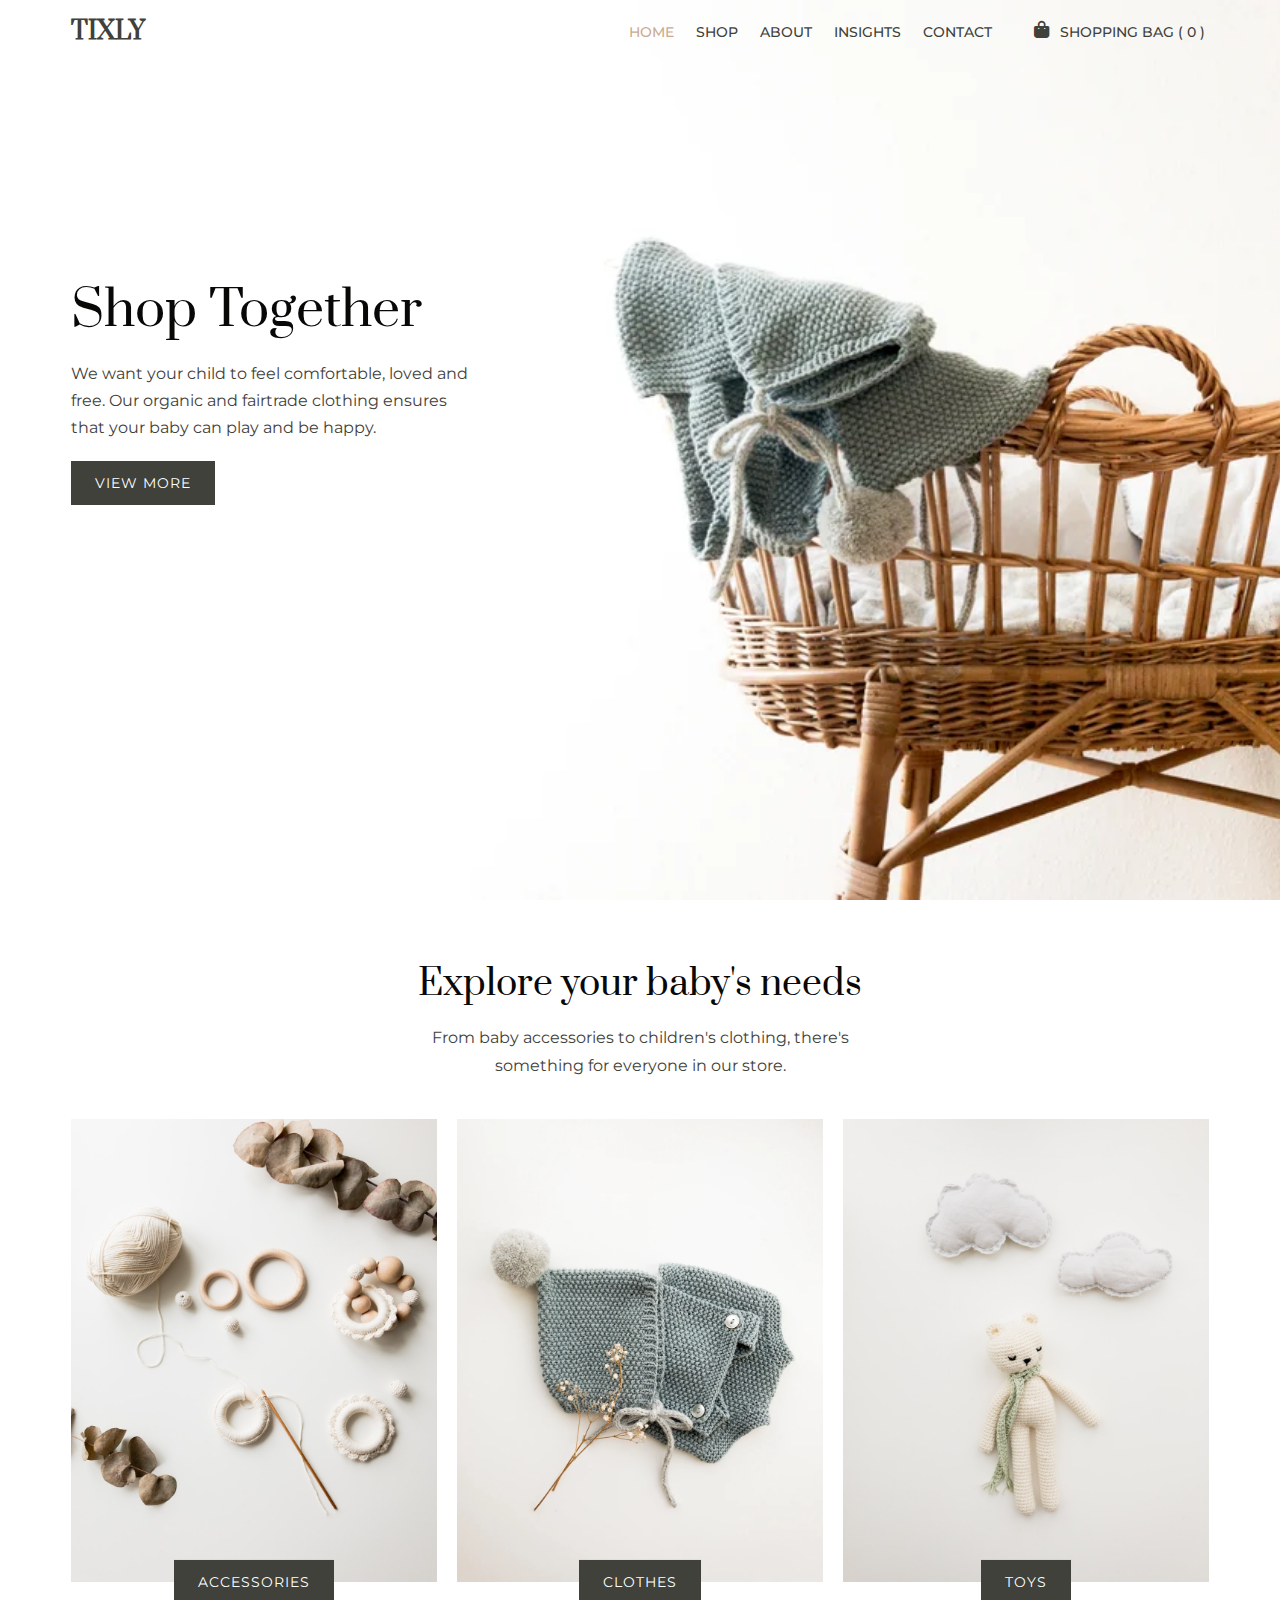
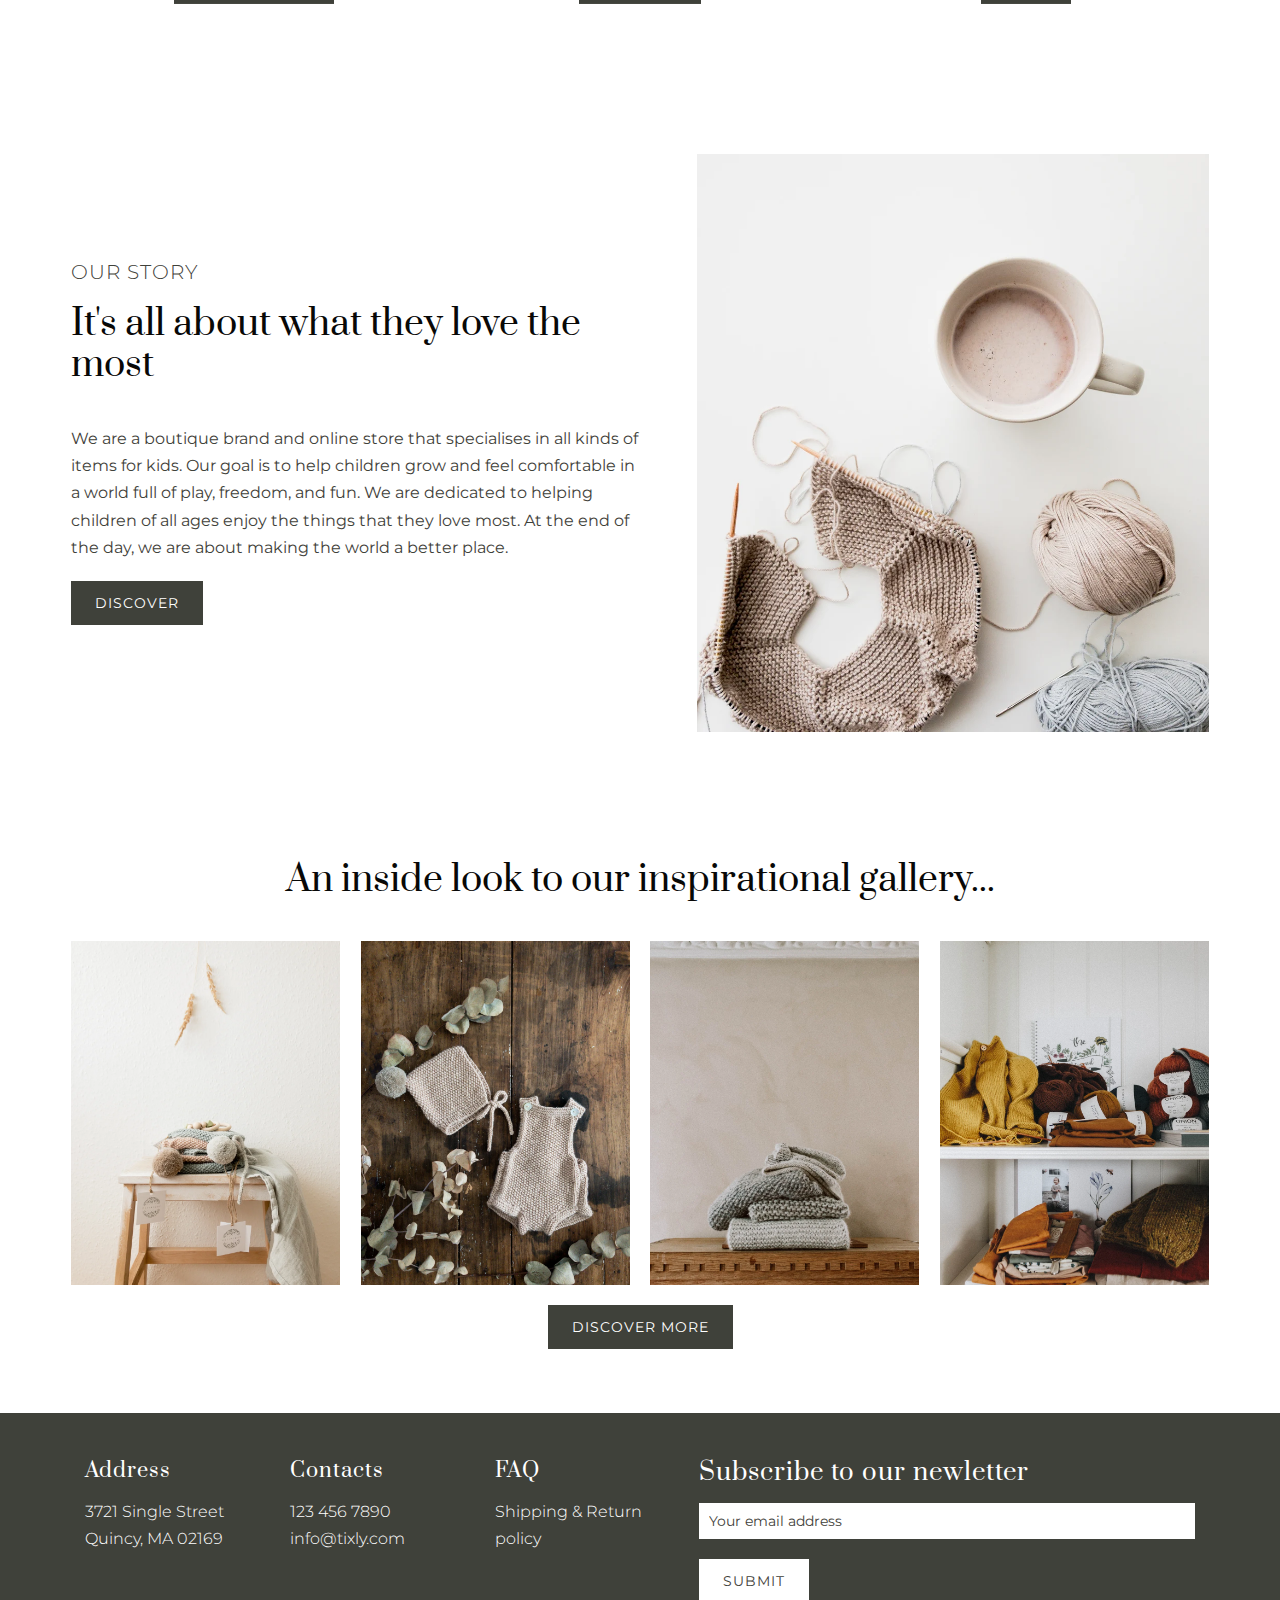
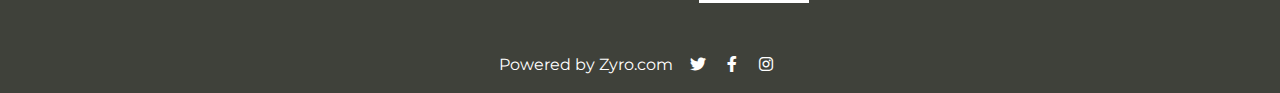
<file: index.html>
<!DOCTYPE html>
<html lang="en">
  <head>
    <meta charset="UTF-8" />
    <meta http-equiv="X-UA-Compatible" content="IE=edge" />
    <meta name="viewport" content="width=device-width, initial-scale=1.0" />
    <link rel="stylesheet" href="assets/css/all.min.css" />
    <link rel="stylesheet" href="assets/css/normalize.css" />
    <link rel="stylesheet" href="assets/css/style.css" />
    <link rel="stylesheet" href="assets/css/home.css" />
    <link rel="preconnect" href="https://fonts.googleapis.com" />
    <link rel="preconnect" href="https://fonts.gstatic.com" crossorigin />
    <link
      href="https://fonts.googleapis.com/css2?family=Montserrat:wght@100;200;300;400;500;600;700;800;900&family=Prata&display=swap"
      rel="stylesheet"
    />
    <title>Tixly | Home</title>
  </head>
  <body>
    <!-- ===== HEADER ===== -->
    <header class="header" id="header">
      <div class="container">
        <nav class="nav">
          <a href="index.html" class="nav__logo">
            <h3>Tixly</h3>
          </a>
          <ul class="nav__list" id="navList">
            <li class="nav__item">
              <a href="index.html" class="nav__link active">Home</a>
            </li>
            <li class="nav__item">
              <a href="shop.html" class="nav__link">Shop</a>
            </li>
            <li class="nav__item">
              <a href="about.html" class="nav__link">About</a>
            </li>
            <li class="nav__item">
              <a href="insights.html" class="nav__link">Insights</a>
            </li>
            <li class="nav__item">
              <a href="contact.html" class="nav__link">Contact</a>
            </li>
            <li class="nav__item">
              <a href="shopping-bag.html" class="nav__link shopping-bag">
                <i class="fa-solid fa-bag-shopping fa-fw fa-lg"></i>
                Shopping bag ( <span>0</span> )
              </a>
            </li>
          </ul>
          <a class="nav__toggle">
            <i class="fa-solid fa-bars fa-fw fa-lg" id="navToggle"></i>
          </a>
        </nav>
      </div>
    </header>
    <!-- ===== HOME ===== -->
    <section class="home" id="home">
      <div class="container">
        <div class="home__data">
          <h1 class="home__title">Shop Together</h1>
          <p class="home__description">
            We want your child to feel comfortable, loved and free. Our organic
            and fairtrade clothing ensures that your baby can play and be happy.
          </p>
          <a href="#" class="main-btn">View more</a>
        </div>
      </div>
    </section>
    <!-- ===== EXPLORE ===== -->
    <section class="explore section">
      <div class="container">
        <div class="section-head">
          <h2 class="section-title">Explore your baby's needs</h2>
          <p class="section-description">
            From baby accessories to children's clothing, there's something for
            everyone in our store.
          </p>
        </div>
        <div class="wrapper">
          <div class="box">
            <img src="assets/imgs/explore1.jpg" alt="" />
            <a href="shop.html" class="main-btn">Accessories</a>
          </div>
          <div class="box">
            <img src="assets/imgs/explore2.webp" alt="" />
            <a href="shop.html" class="main-btn">Clothes</a>
          </div>
          <div class="box">
            <img src="assets/imgs/explore3.jpg" alt="" />
            <a href="shop.html" class="main-btn">Toys</a>
          </div>
        </div>
      </div>
    </section>
    <!-- ===== STORY ===== -->
    <section class="story section">
      <div class="container">
        <div class="text">
          <div class="section-head">
            <h4 class="section-subtitle">Our Story</h4>
            <h2 class="section-title">
              It's all about what they love the most
            </h2>
          </div>
          <p class="story__description">
            We are a boutique brand and online store that specialises in all
            kinds of items for kids. Our goal is to help children grow and feel
            comfortable in a world full of play, freedom, and fun. We are
            dedicated to helping children of all ages enjoy the things that they
            love most. At the end of the day, we are about making the world a
            better place.
          </p>
          <a href="#" class="main-btn">Discover</a>
        </div>
        <div class="image">
          <img src="assets/imgs/story.webp" alt="" />
        </div>
      </div>
    </section>
    <!-- ===== GALLERY ===== -->
    <section class="gallery section">
      <div class="container">
        <div class="section-head">
          <h2 class="section-title">
            An inside look to our inspirational gallery...
          </h2>
        </div>
        <div class="wrapper">
          <div class="box">
            <img src="assets/imgs/gallery1.webp" alt="" />
          </div>
          <div class="box">
            <img src="assets/imgs/gallery2.webp" alt="" />
          </div>
          <div class="box">
            <img src="assets/imgs/gallery3.webp" alt="" />
          </div>
          <div class="box">
            <img src="assets/imgs/gallery4.webp" alt="" />
          </div>
        </div>
        <a href="" class="main-btn">Discover more</a>
      </div>
    </section>
    <!-- ===== FOOTER ===== -->
    <footer class="footer">
      <div class="container">
        <div class="box">
          <h4 class="box__title">Address</h4>
          <p class="box__description">3721 Single Street Quincy, MA 02169</p>
        </div>
        <div class="box">
          <h4 class="box__title">Contacts</h4>
          <p class="box__description">
            123 456 7890 <br />
            info@tixly.com
          </p>
        </div>
        <div class="box">
          <h4 class="box__title">FAQ</h4>
          <p class="box__description">Shipping & Return policy</p>
        </div>
        <div class="box form">
          <h3 class="box__title">Subscribe to our newletter</h3>
          <form action="">
            <input type="text" placeholder="Your email address" class="input" />
            <input type="submit" value="Submit" class="main-btn" />
          </form>
        </div>
      </div>
      <div class="copyright">
        Powered by Zyro.com
        <div class="social">
          <a href="">
            <i class="fa-brands fa-twitter fa-fw"></i>
          </a>
          <a href="">
            <i class="fa-brands fa-facebook-f fa-fw"></i>
          </a>
          <a href="">
            <i class="fa-brands fa-instagram fa-fw"></i>
          </a>
        </div>
      </div>
    </footer>

    <!-- ===== JS ===== -->
    <script src="assets/js/main.js"></script>
  </body>
</html>
</file>
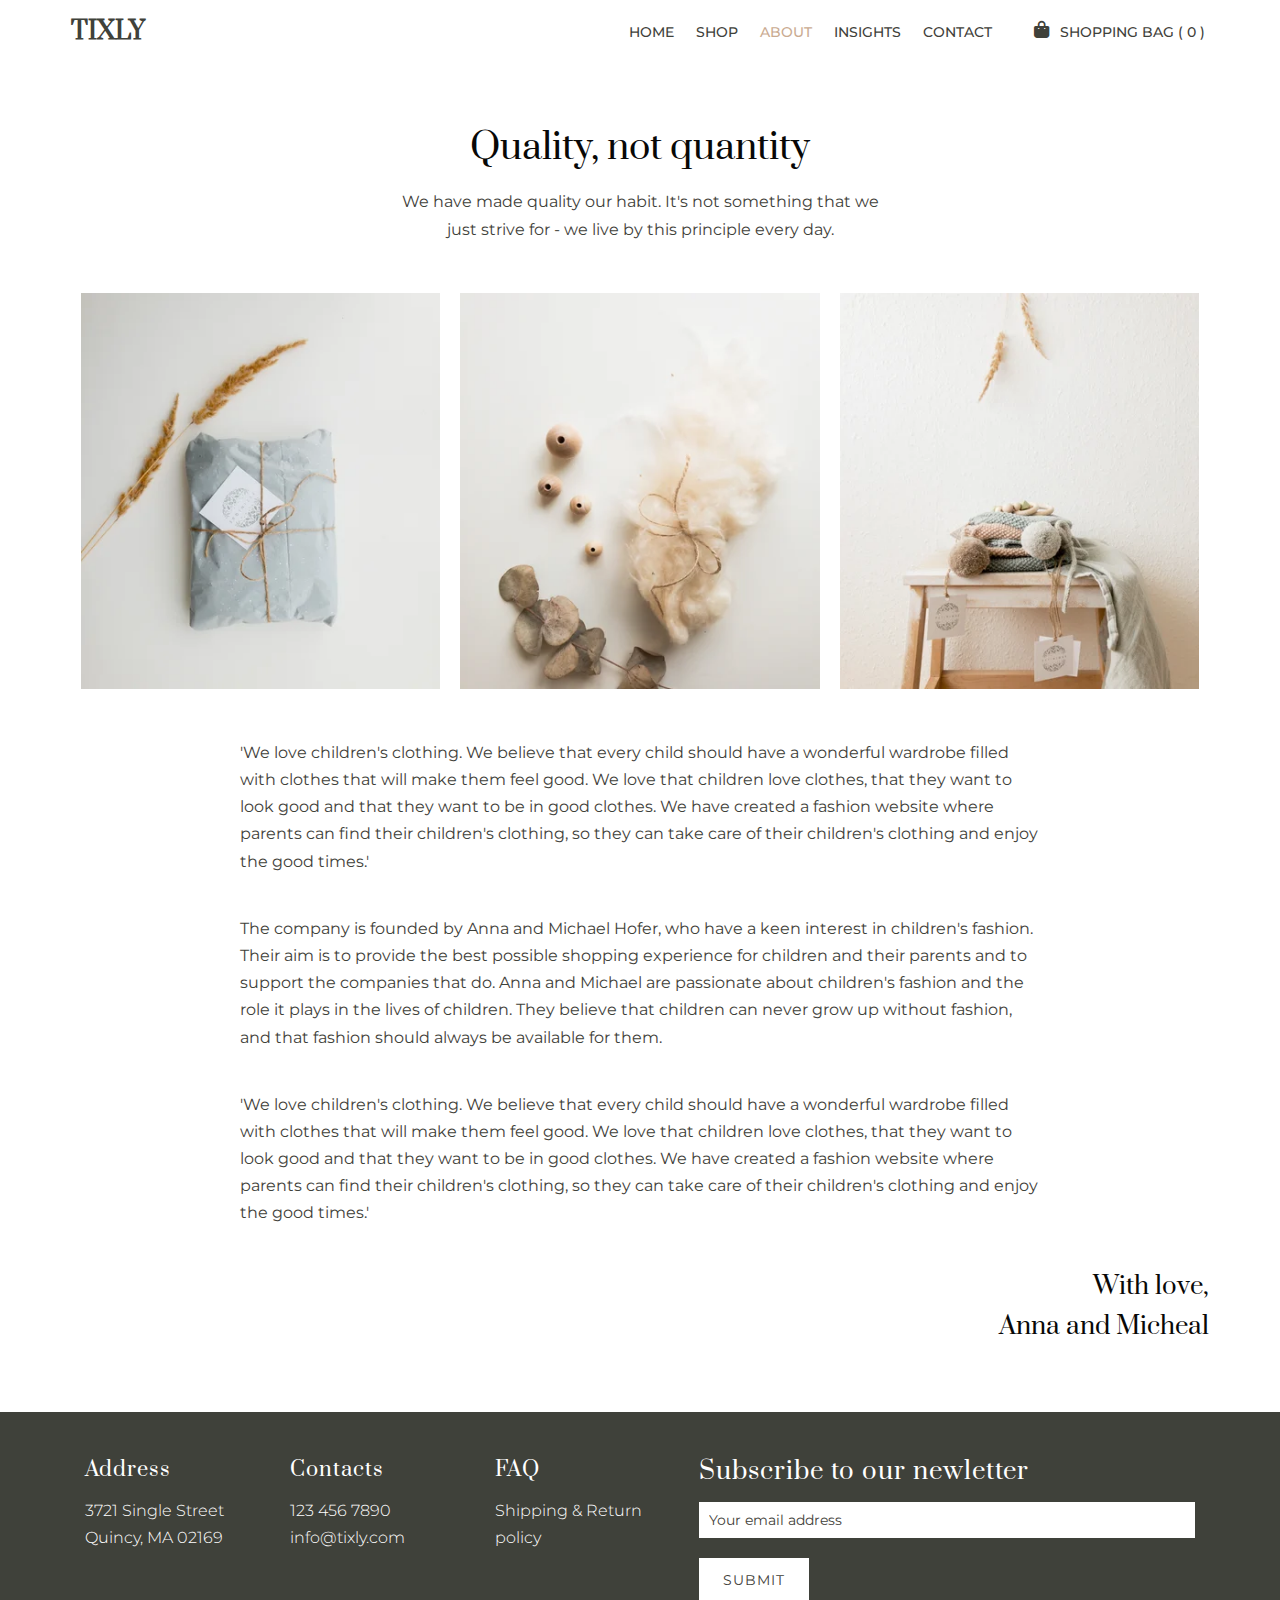
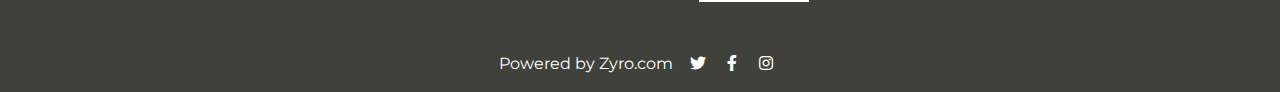
<file: about.html>
<!DOCTYPE html>
<html lang="en">
  <head>
    <meta charset="UTF-8" />
    <meta http-equiv="X-UA-Compatible" content="IE=edge" />
    <meta name="viewport" content="width=device-width, initial-scale=1.0" />
    <link rel="stylesheet" href="assets/css/all.min.css" />
    <link rel="stylesheet" href="assets/css/normalize.css" />
    <link rel="stylesheet" href="assets/css/style.css" />
    <link rel="stylesheet" href="assets/css/about.css" />
    <link rel="preconnect" href="https://fonts.googleapis.com" />
    <link rel="preconnect" href="https://fonts.gstatic.com" crossorigin />
    <link
      href="https://fonts.googleapis.com/css2?family=Montserrat:wght@100;200;300;400;500;600;700;800;900&family=Prata&display=swap"
      rel="stylesheet"
    />
    <title>Tixly | About</title>
  </head>
  <body>
    <!-- ===== HEADER ===== -->
    <header class="header" id="header">
      <div class="container">
        <nav class="nav">
          <a href="index.html" class="nav__logo">
            <h3>Tixly</h3>
          </a>
          <ul class="nav__list" id="navList">
            <li class="nav__item">
              <a href="index.html" class="nav__link">Home</a>
            </li>
            <li class="nav__item">
              <a href="shop.html" class="nav__link">Shop</a>
            </li>
            <li class="nav__item">
              <a href="about.html" class="nav__link active">About</a>
            </li>
            <li class="nav__item">
              <a href="insights.html" class="nav__link">Insights</a>
            </li>
            <li class="nav__item">
              <a href="contact.html" class="nav__link">Contact</a>
            </li>
            <li class="nav__item">
              <a href="shopping-bag.html" class="nav__link shopping-bag">
                <i class="fa-solid fa-bag-shopping fa-fw fa-lg"></i>
                Shopping bag ( <span>0</span> )
              </a>
            </li>
          </ul>
          <a class="nav__toggle">
            <i class="fa-solid fa-bars fa-fw fa-lg" id="navToggle"></i>
          </a>
        </nav>
      </div>
    </header>
    <!-- ===== ABOUT ===== -->
    <div class="page">
      <section class="section about">
        <div class="container">
          <div class="section-head">
            <h2 class="section-title">Quality, not quantity</h2>
            <p>
              We have made quality our habit. It's not something that we just
              strive for - we live by this principle every day.
            </p>
          </div>
          <div class="wrapper">
            <div class="image">
              <img src="assets/imgs/about1.webp" alt="" />
            </div>
            <div class="image">
              <img src="assets/imgs/about2.webp" alt="" />
            </div>
            <div class="image">
              <img src="assets/imgs/about3.webp" alt="" />
            </div>
          </div>
          <p class="about__description">
            'We love children's clothing. We believe that every child should
            have a wonderful wardrobe filled with clothes that will make them
            feel good. We love that children love clothes, that they want to
            look good and that they want to be in good clothes. We have created
            a fashion website where parents can find their children's clothing,
            so they can take care of their children's clothing and enjoy the
            good times.'
          </p>
          <p class="about__description">
            The company is founded by Anna and Michael Hofer, who have a keen
            interest in children's fashion. Their aim is to provide the best
            possible shopping experience for children and their parents and to
            support the companies that do. Anna and Michael are passionate about
            children's fashion and the role it plays in the lives of children.
            They believe that children can never grow up without fashion, and
            that fashion should always be available for them.
          </p>
          <p class="about__description">
            'We love children's clothing. We believe that every child should
            have a wonderful wardrobe filled with clothes that will make them
            feel good. We love that children love clothes, that they want to
            look good and that they want to be in good clothes. We have created
            a fashion website where parents can find their children's clothing,
            so they can take care of their children's clothing and enjoy the
            good times.'
          </p>
          <h3 class="about__author">
            With love,<br />
            Anna and Micheal
          </h3>
        </div>
      </section>
    </div>
    <!-- ===== FOOTER ===== -->
    <footer class="footer">
      <div class="container">
        <div class="box">
          <h4 class="box__title">Address</h4>
          <p class="box__description">3721 Single Street Quincy, MA 02169</p>
        </div>
        <div class="box">
          <h4 class="box__title">Contacts</h4>
          <p class="box__description">
            123 456 7890 <br />
            info@tixly.com
          </p>
        </div>
        <div class="box">
          <h4 class="box__title">FAQ</h4>
          <p class="box__description">Shipping & Return policy</p>
        </div>
        <div class="box form">
          <h3 class="box__title">Subscribe to our newletter</h3>
          <form action="">
            <input type="text" placeholder="Your email address" class="input" />
            <input type="submit" value="Submit" class="main-btn" />
          </form>
        </div>
      </div>
      <div class="copyright">
        Powered by Zyro.com
        <div class="social">
          <a href="">
            <i class="fa-brands fa-twitter fa-fw"></i>
          </a>
          <a href="">
            <i class="fa-brands fa-facebook-f fa-fw"></i>
          </a>
          <a href="">
            <i class="fa-brands fa-instagram fa-fw"></i>
          </a>
        </div>
      </div>
    </footer>

    <!-- ===== JS ===== -->
    <script src="assets/js/main.js"></script>
  </body>
</html>
</file>
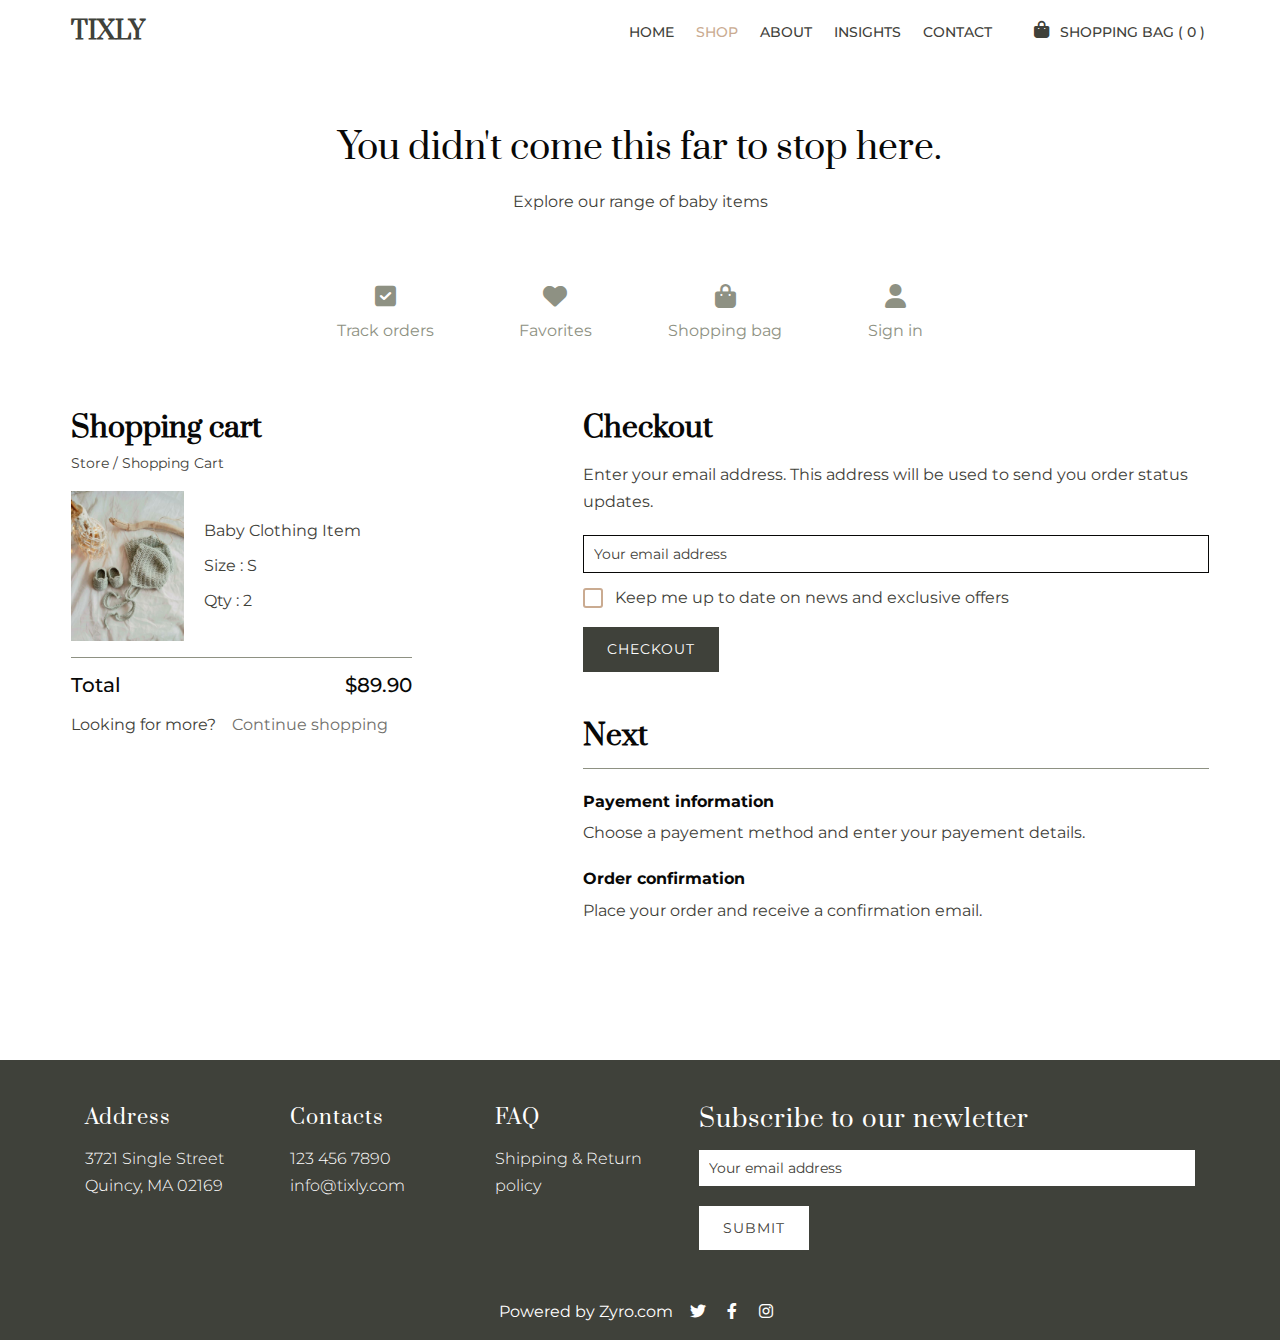
<file: checkout.html>
<!DOCTYPE html>
<html lang="en">
  <head>
    <meta charset="UTF-8" />
    <meta http-equiv="X-UA-Compatible" content="IE=edge" />
    <meta name="viewport" content="width=device-width, initial-scale=1.0" />
    <link rel="stylesheet" href="assets/css/all.min.css" />
    <link rel="stylesheet" href="assets/css/normalize.css" />
    <link rel="stylesheet" href="assets/css/style.css" />
    <link rel="stylesheet" href="assets/css/shopping-links.css" />
    <link rel="stylesheet" href="assets/css/checkout.css" />
    <link rel="preconnect" href="https://fonts.googleapis.com" />
    <link rel="preconnect" href="https://fonts.gstatic.com" crossorigin />
    <link
      href="https://fonts.googleapis.com/css2?family=Montserrat:wght@100;200;300;400;500;600;700;800;900&family=Prata&display=swap"
      rel="stylesheet"
    />
    <title>Tixly | Track Orders</title>
  </head>
  <body>
    <!-- ===== HEADER ===== -->
    <header class="header" id="header">
      <div class="container">
        <nav class="nav">
          <a href="index.html" class="nav__logo">
            <h3>Tixly</h3>
          </a>
          <ul class="nav__list" id="navList">
            <li class="nav__item">
              <a href="index.html" class="nav__link">Home</a>
            </li>
            <li class="nav__item">
              <a href="shop.html" class="nav__link active">Shop</a>
            </li>
            <li class="nav__item">
              <a href="about.html" class="nav__link">About</a>
            </li>
            <li class="nav__item">
              <a href="insights.html" class="nav__link">Insights</a>
            </li>
            <li class="nav__item">
              <a href="contact.html" class="nav__link">Contact</a>
            </li>
            <li class="nav__item">
              <a href="shopping-bag.html" class="nav__link shopping-bag">
                <i class="fa-solid fa-bag-shopping fa-fw fa-lg"></i>
                Shopping bag ( <span>0</span> )
              </a>
            </li>
          </ul>
          <a class="nav__toggle">
            <i class="fa-solid fa-bars fa-fw fa-lg" id="navToggle"></i>
          </a>
        </nav>
      </div>
    </header>
    <!-- ===== SHOP ===== -->
    <div class="page">
      <section class="section shop">
        <div class="container">
          <div class="section-head">
            <h2 class="section-title">
              You didn't come this far to stop here.
            </h2>
            <p>Explore our range of baby items</p>
          </div>
          <div class="shopping-links">
            <a href="track-orders.html" class="link">
              <i class="fa-solid fa-square-check fa-fw fa-xl"></i>
              <span>Track orders</span>
            </a>
            <a href="favorites.html" class="link">
              <i class="fa-solid fa-heart fa-fw fa-xl"></i>
              <span>Favorites</span>
            </a>
            <a href="shopping-bag.html" class="link">
              <i class="fa-solid fa-bag-shopping fa-fw fa-xl"></i>
              <span>Shopping bag</span>
            </a>
            <a href="sign-in.html" class="link">
              <i class="fa-solid fa-user fa-fw fa-xl"></i>
              <span>Sign in</span>
            </a>
          </div>
          <div class="wrapper">
            <div class="left">
              <div class="main-head">
                <h3 class="main-title">Shopping cart</h3>
                <span>Store / Shopping cart</span>
              </div>
              <div class="description">
                <img src="assets/imgs/product1.jpg" alt="" />
                <div class="text">
                  <p>Baby Clothing Item</p>
                  <p>Size : S</p>
                  <p>Qty : 2</p>
                </div>
              </div>
              <hr />
              <div class="total">
                <span>Total</span>
                <span>$89.90</span>
              </div>
              <p>Looking for more? <a href="shop.html">Continue shopping</a></p>
            </div>
            <div class="right">
              <div class="box">
                <div class="main-head">
                  <h3 class="main-title">Checkout</h3>
                </div>
                <p>
                  Enter your email address. This address will be used to send
                  you order status updates.
                </p>
                <form action="">
                  <input
                    type="email"
                    name="email"
                    placeholder="Your email address"
                    class="input"
                  />
                  <input
                    type="checkbox"
                    name="keep-up-to-data"
                    id="keep-up-to-data"
                  />
                  <label for="keep-up-to-data">
                    Keep me up to date on news and exclusive offers</label
                  >
                  <input type="submit" value="Checkout" class="main-btn" />
                </form>
              </div>
              <div class="box">
                <div class="main-head">
                  <h3 class="main-title">Next</h3>
                </div>
                <hr />
                <div class="row">
                  <h5>Payement information</h5>
                  <p>
                    Choose a payement method and enter your payement details.
                  </p>
                </div>
                <div class="row">
                  <h5>Order confirmation</h5>
                  <p>Place your order and receive a confirmation email.</p>
                </div>
              </div>
            </div>
          </div>
        </div>
      </section>
    </div>
    <!-- ===== FOOTER ===== -->
    <footer class="footer">
      <div class="container">
        <div class="box">
          <h4 class="box__title">Address</h4>
          <p class="box__description">3721 Single Street Quincy, MA 02169</p>
        </div>
        <div class="box">
          <h4 class="box__title">Contacts</h4>
          <p class="box__description">
            123 456 7890 <br />
            info@tixly.com
          </p>
        </div>
        <div class="box">
          <h4 class="box__title">FAQ</h4>
          <p class="box__description">Shipping & Return policy</p>
        </div>
        <div class="box form">
          <h3 class="box__title">Subscribe to our newletter</h3>
          <form action="">
            <input type="text" placeholder="Your email address" class="input" />
            <input type="submit" value="Submit" class="main-btn" />
          </form>
        </div>
      </div>
      <div class="copyright">
        Powered by Zyro.com
        <div class="social">
          <a href="">
            <i class="fa-brands fa-twitter fa-fw"></i>
          </a>
          <a href="">
            <i class="fa-brands fa-facebook-f fa-fw"></i>
          </a>
          <a href="">
            <i class="fa-brands fa-instagram fa-fw"></i>
          </a>
        </div>
      </div>
    </footer>

    <!-- ===== JS ===== -->
    <script src="assets/js/main.js"></script>
  </body>
</html>
</file>
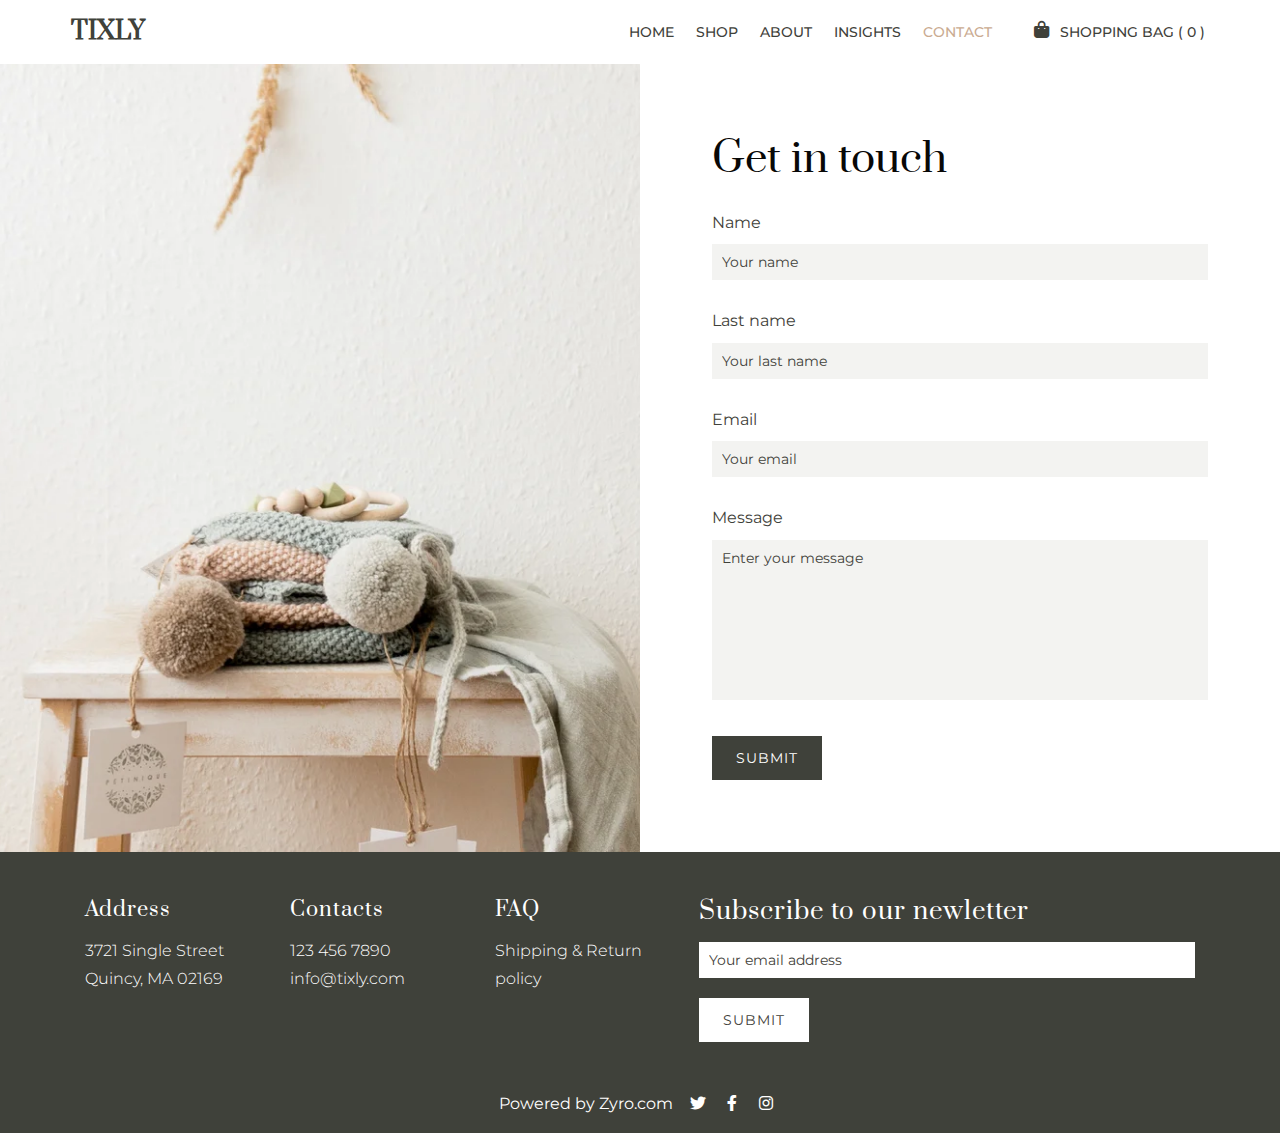
<file: contact.html>
<!DOCTYPE html>
<html lang="en">
  <head>
    <meta charset="UTF-8" />
    <meta http-equiv="X-UA-Compatible" content="IE=edge" />
    <meta name="viewport" content="width=device-width, initial-scale=1.0" />
    <link rel="stylesheet" href="assets/css/all.min.css" />
    <link rel="stylesheet" href="assets/css/normalize.css" />
    <link rel="stylesheet" href="assets/css/style.css" />
    <link rel="stylesheet" href="assets/css/contact.css" />
    <link rel="preconnect" href="https://fonts.googleapis.com" />
    <link rel="preconnect" href="https://fonts.gstatic.com" crossorigin />
    <link
      href="https://fonts.googleapis.com/css2?family=Montserrat:wght@100;200;300;400;500;600;700;800;900&family=Prata&display=swap"
      rel="stylesheet"
    />
    <title>Tixly | Contact</title>
  </head>
  <body>
    <!-- ===== HEADER ===== -->
    <header class="header" id="header">
      <div class="container">
        <nav class="nav">
          <a href="index.html" class="nav__logo">
            <h3>Tixly</h3>
          </a>
          <ul class="nav__list" id="navList">
            <li class="nav__item">
              <a href="index.html" class="nav__link">Home</a>
            </li>
            <li class="nav__item">
              <a href="shop.html" class="nav__link">Shop</a>
            </li>
            <li class="nav__item">
              <a href="about.html" class="nav__link">About</a>
            </li>
            <li class="nav__item">
              <a href="insights.html" class="nav__link">Insights</a>
            </li>
            <li class="nav__item">
              <a href="contact.html" class="nav__link active">Contact</a>
            </li>
            <li class="nav__item">
              <a href="shopping-bag.html" class="nav__link shopping-bag">
                <i class="fa-solid fa-bag-shopping fa-fw fa-lg"></i>
                Shopping bag ( <span>0</span> )
              </a>
            </li>
          </ul>
          <a class="nav__toggle">
            <i class="fa-solid fa-bars fa-fw fa-lg" id="navToggle"></i>
          </a>
        </nav>
      </div>
    </header>
    <!-- ===== INSIGHTS ===== -->
    <div class="page">
      <section class="contact">
        <div class="image">
          <img src="assets/imgs/contact.webp" alt="" />
        </div>
        <div class="form">
          <h1>Get in touch</h1>
          <form action="">
            <div class="input-box">
              <label for="name">Name</label>
              <input
                type="text"
                name="name"
                id="name"
                placeholder="Your name"
                class="input"
              />
            </div>
            <div class="input-box">
              <label for="lastName">Last name</label>
              <input
                type="text"
                name="lastName"
                id="lastName"
                placeholder="Your last name"
                class="input"
              />
            </div>
            <div class="input-box">
              <label for="lastName">Email</label>
              <input
                type="email"
                name="email"
                id="email"
                placeholder="Your email"
                class="input"
              />
            </div>
            <div class="input-box">
              <label for="message">Message</label>
              <textarea
                type="text"
                name="message"
                id="message"
                placeholder="Enter your message"
                class="input"
              ></textarea>
            </div>
            <div class="input-box">
              <input type="submit" value="Submit" class="main-btn" />
            </div>
          </form>
        </div>
      </section>
    </div>
    <!-- ===== FOOTER ===== -->
    <footer class="footer">
      <div class="container">
        <div class="box">
          <h4 class="box__title">Address</h4>
          <p class="box__description">3721 Single Street Quincy, MA 02169</p>
        </div>
        <div class="box">
          <h4 class="box__title">Contacts</h4>
          <p class="box__description">
            123 456 7890 <br />
            info@tixly.com
          </p>
        </div>
        <div class="box">
          <h4 class="box__title">FAQ</h4>
          <p class="box__description">Shipping & Return policy</p>
        </div>
        <div class="box form">
          <h3 class="box__title">Subscribe to our newletter</h3>
          <form action="">
            <input type="text" placeholder="Your email address" class="input" />
            <input type="submit" value="Submit" class="main-btn" />
          </form>
        </div>
      </div>
      <div class="copyright">
        Powered by Zyro.com
        <div class="social">
          <a href="">
            <i class="fa-brands fa-twitter fa-fw"></i>
          </a>
          <a href="">
            <i class="fa-brands fa-facebook-f fa-fw"></i>
          </a>
          <a href="">
            <i class="fa-brands fa-instagram fa-fw"></i>
          </a>
        </div>
      </div>
    </footer>

    <!-- ===== JS ===== -->
    <script src="assets/js/main.js"></script>
  </body>
</html>
</file>
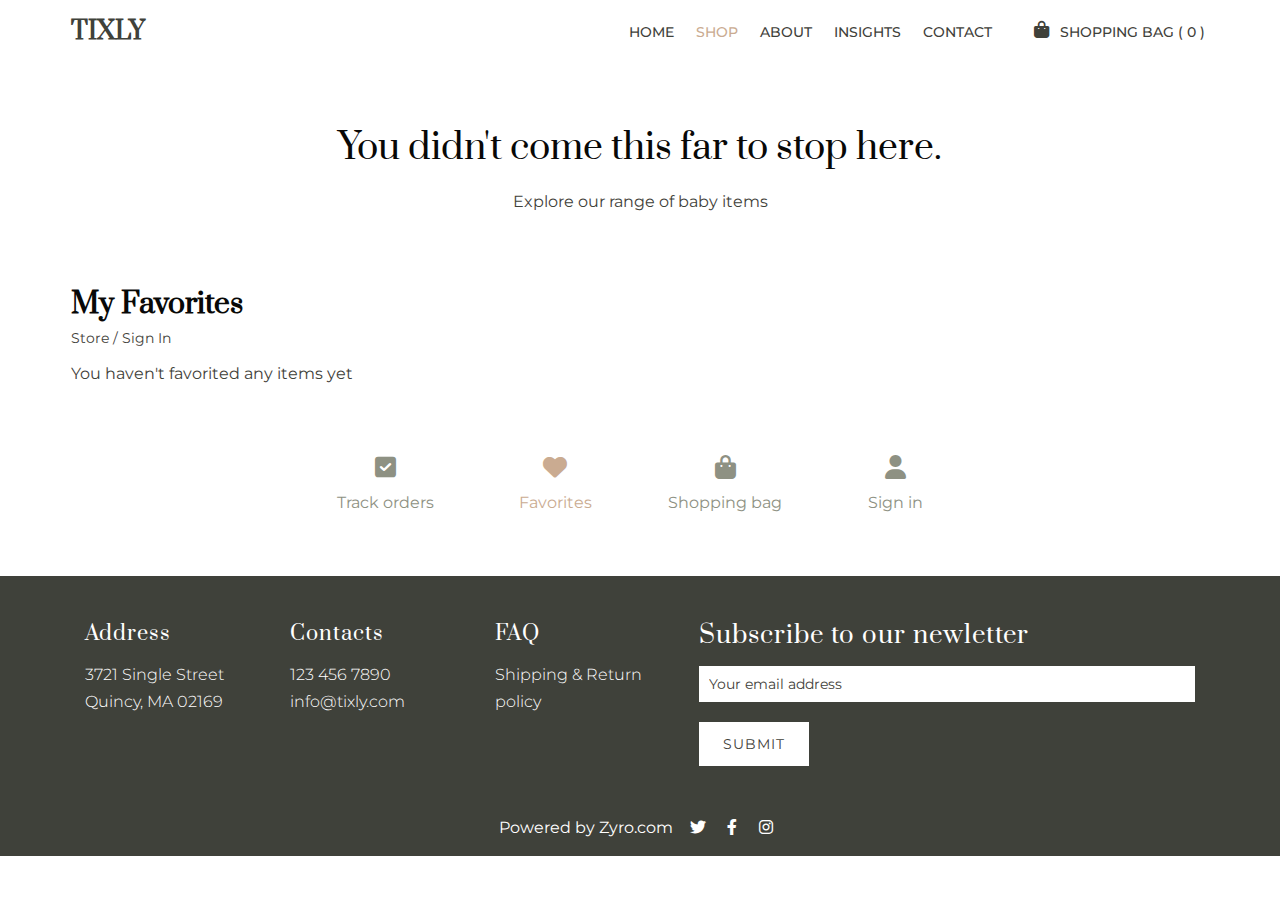
<file: favorites.html>
<!DOCTYPE html>
<html lang="en">
  <head>
    <meta charset="UTF-8" />
    <meta http-equiv="X-UA-Compatible" content="IE=edge" />
    <meta name="viewport" content="width=device-width, initial-scale=1.0" />
    <link rel="stylesheet" href="assets/css/all.min.css" />
    <link rel="stylesheet" href="assets/css/normalize.css" />
    <link rel="stylesheet" href="assets/css/style.css" />
    <link rel="stylesheet" href="assets/css/shopping-links.css" />
    <link rel="stylesheet" href="assets/css/favorites.css" />
    <link rel="preconnect" href="https://fonts.googleapis.com" />
    <link rel="preconnect" href="https://fonts.gstatic.com" crossorigin />
    <link
      href="https://fonts.googleapis.com/css2?family=Montserrat:wght@100;200;300;400;500;600;700;800;900&family=Prata&display=swap"
      rel="stylesheet"
    />
    <title>Tixly | Favorites</title>
  </head>
  <body>
    <!-- ===== HEADER ===== -->
    <header class="header" id="header">
      <div class="container">
        <nav class="nav">
          <a href="index.html" class="nav__logo">
            <h3>Tixly</h3>
          </a>
          <ul class="nav__list" id="navList">
            <li class="nav__item">
              <a href="index.html" class="nav__link">Home</a>
            </li>
            <li class="nav__item">
              <a href="shop.html" class="nav__link active">Shop</a>
            </li>
            <li class="nav__item">
              <a href="about.html" class="nav__link">About</a>
            </li>
            <li class="nav__item">
              <a href="insights.html" class="nav__link">Insights</a>
            </li>
            <li class="nav__item">
              <a href="contact.html" class="nav__link">Contact</a>
            </li>
            <li class="nav__item">
              <a href="shopping-bag.html" class="nav__link shopping-bag">
                <i class="fa-solid fa-bag-shopping fa-fw fa-lg"></i>
                Shopping bag ( <span>0</span> )
              </a>
            </li>
          </ul>
          <a class="nav__toggle">
            <i class="fa-solid fa-bars fa-fw fa-lg" id="navToggle"></i>
          </a>
        </nav>
      </div>
    </header>
    <!-- ===== SHOP ===== -->
    <div class="page">
      <section class="section shop">
        <div class="container">
          <div class="section-head">
            <h2 class="section-title">
              You didn't come this far to stop here.
            </h2>
            <p>Explore our range of baby items</p>
          </div>
          <div class="main-head">
            <h3 class="main-title">My Favorites</h3>
            <span>Store / Sign in </span>
            <p>You haven't favorited any items yet</p>
          </div>
          <div class="shopping-links">
            <a href="track-orders.html" class="link">
              <i class="fa-solid fa-square-check fa-fw fa-xl"></i>
              <span>Track orders</span>
            </a>
            <a href="favorites.html" class="link active">
              <i class="fa-solid fa-heart fa-fw fa-xl"></i>
              <span>Favorites</span>
            </a>
            <a href="shopping-bag.html" class="link">
              <i class="fa-solid fa-bag-shopping fa-fw fa-xl"></i>
              <span>Shopping bag</span>
            </a>
            <a href="sign-in.html" class="link">
              <i class="fa-solid fa-user fa-fw fa-xl"></i>
              <span>Sign in</span>
            </a>
          </div>
        </div>
      </section>
    </div>
    <!-- ===== FOOTER ===== -->
    <footer class="footer">
      <div class="container">
        <div class="box">
          <h4 class="box__title">Address</h4>
          <p class="box__description">3721 Single Street Quincy, MA 02169</p>
        </div>
        <div class="box">
          <h4 class="box__title">Contacts</h4>
          <p class="box__description">
            123 456 7890 <br />
            info@tixly.com
          </p>
        </div>
        <div class="box">
          <h4 class="box__title">FAQ</h4>
          <p class="box__description">Shipping & Return policy</p>
        </div>
        <div class="box form">
          <h3 class="box__title">Subscribe to our newletter</h3>
          <form action="">
            <input type="text" placeholder="Your email address" class="input" />
            <input type="submit" value="Submit" class="main-btn" />
          </form>
        </div>
      </div>
      <div class="copyright">
        Powered by Zyro.com
        <div class="social">
          <a href="">
            <i class="fa-brands fa-twitter fa-fw"></i>
          </a>
          <a href="">
            <i class="fa-brands fa-facebook-f fa-fw"></i>
          </a>
          <a href="">
            <i class="fa-brands fa-instagram fa-fw"></i>
          </a>
        </div>
      </div>
    </footer>

    <!-- ===== JS ===== -->
    <script src="assets/js/main.js"></script>
  </body>
</html>
</file>
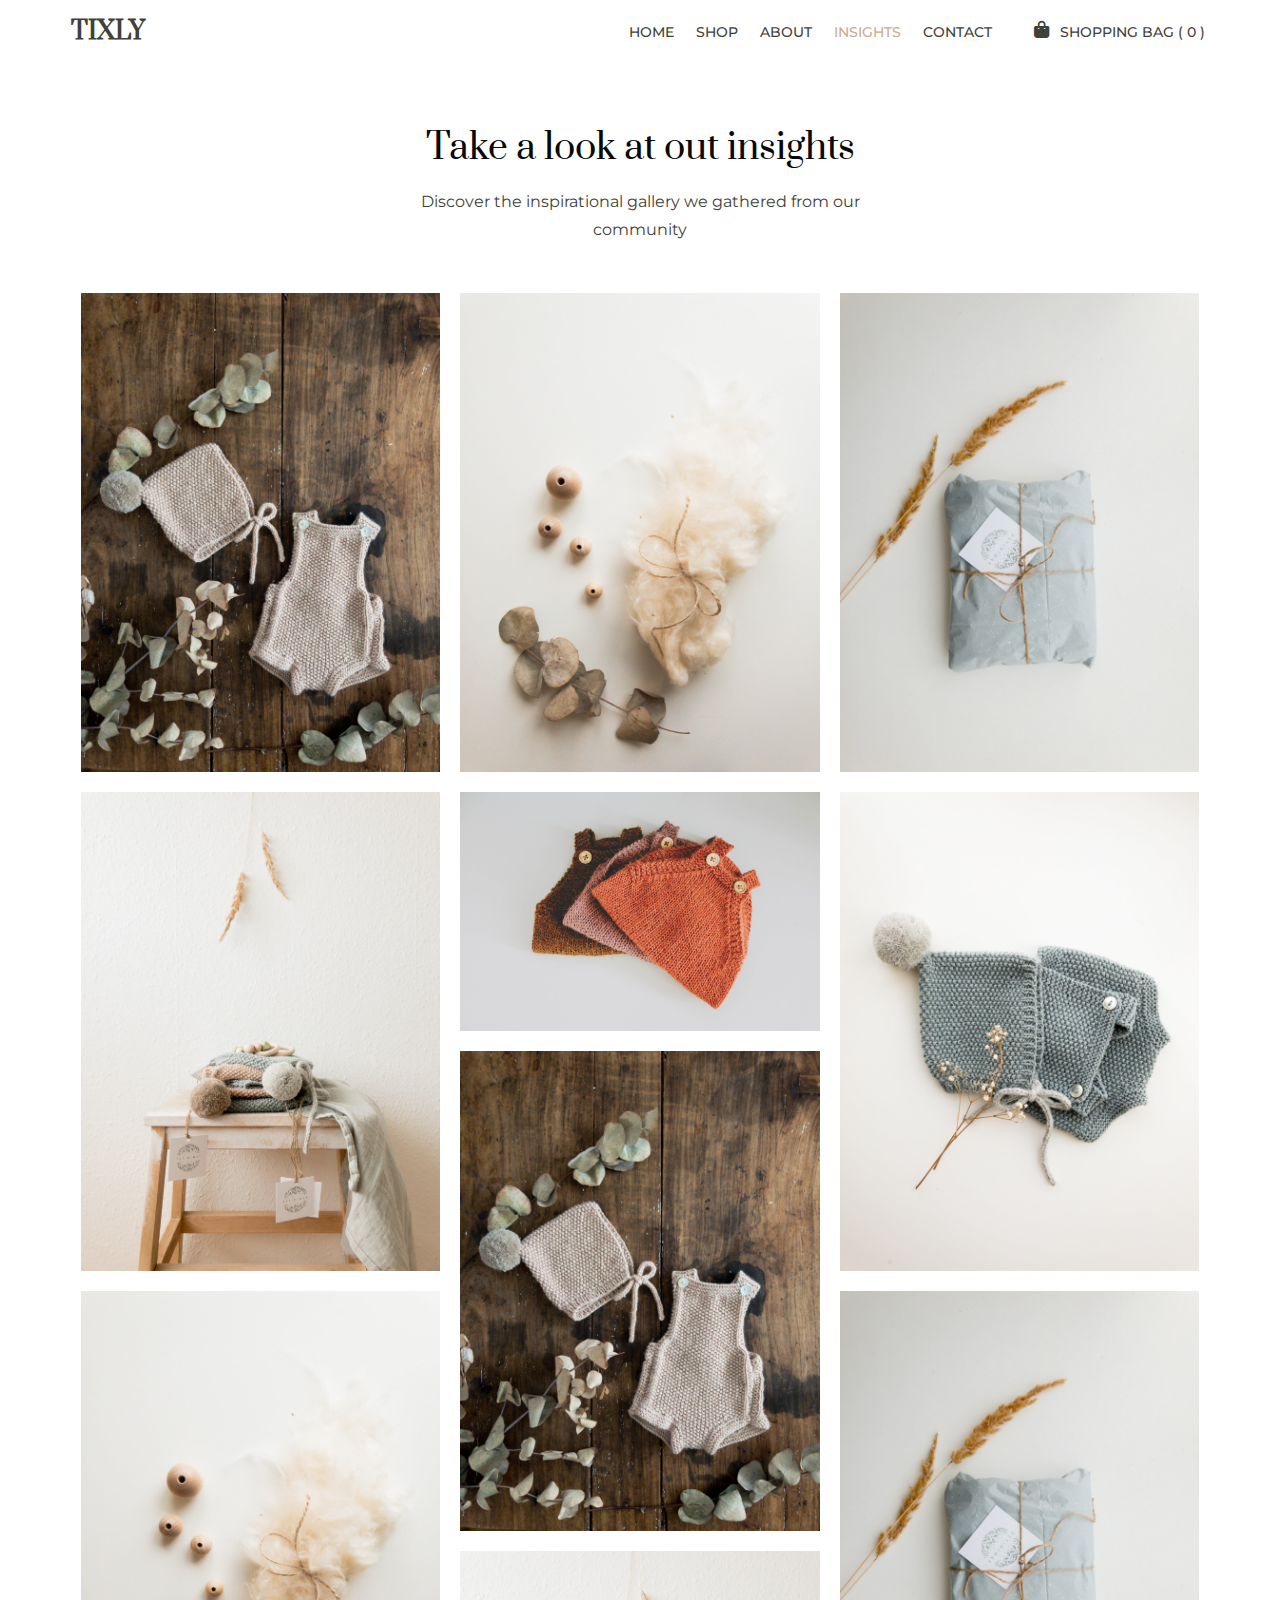
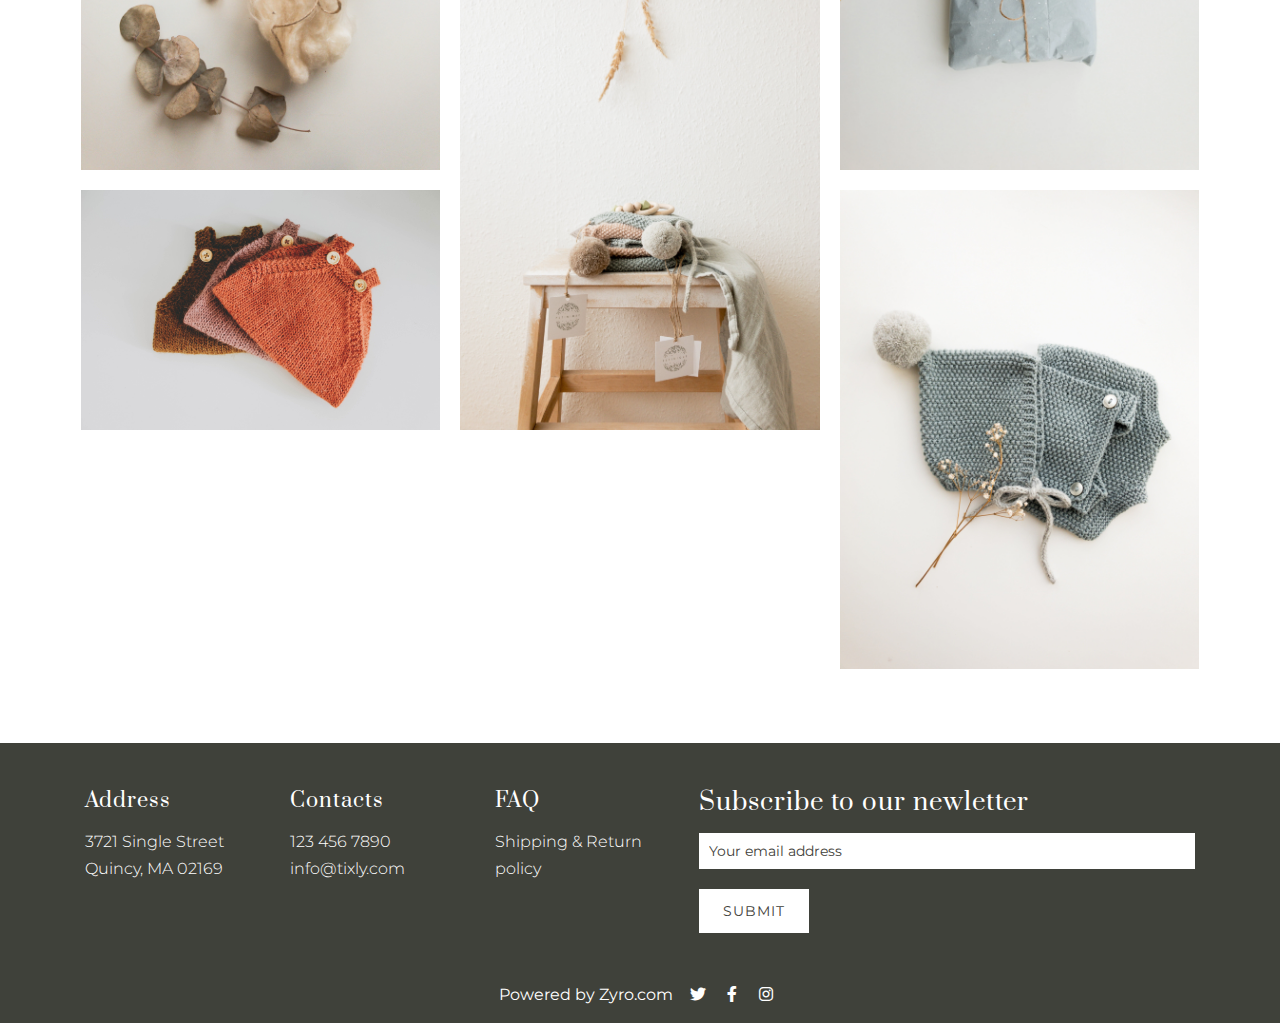
<file: insights.html>
<!DOCTYPE html>
<html lang="en">
  <head>
    <meta charset="UTF-8" />
    <meta http-equiv="X-UA-Compatible" content="IE=edge" />
    <meta name="viewport" content="width=device-width, initial-scale=1.0" />
    <link rel="stylesheet" href="assets/css/all.min.css" />
    <link rel="stylesheet" href="assets/css/normalize.css" />
    <link rel="stylesheet" href="assets/css/style.css" />
    <link rel="stylesheet" href="assets/css/insights.css" />
    <link rel="preconnect" href="https://fonts.googleapis.com" />
    <link rel="preconnect" href="https://fonts.gstatic.com" crossorigin />
    <link
      href="https://fonts.googleapis.com/css2?family=Montserrat:wght@100;200;300;400;500;600;700;800;900&family=Prata&display=swap"
      rel="stylesheet"
    />
    <title>Tixly | Insights</title>
  </head>
  <body>
    <!-- ===== HEADER ===== -->
    <header class="header" id="header">
      <div class="container">
        <nav class="nav">
          <a href="index.html" class="nav__logo">
            <h3>Tixly</h3>
          </a>
          <ul class="nav__list" id="navList">
            <li class="nav__item">
              <a href="index.html" class="nav__link">Home</a>
            </li>
            <li class="nav__item">
              <a href="shop.html" class="nav__link">Shop</a>
            </li>
            <li class="nav__item">
              <a href="about.html" class="nav__link">About</a>
            </li>
            <li class="nav__item">
              <a href="insights.html" class="nav__link active">Insights</a>
            </li>
            <li class="nav__item">
              <a href="contact.html" class="nav__link">Contact</a>
            </li>
            <li class="nav__item">
              <a href="shopping-bag.html" class="nav__link shopping-bag">
                <i class="fa-solid fa-bag-shopping fa-fw fa-lg"></i>
                Shopping bag ( <span>0</span> )
              </a>
            </li>
          </ul>
          <a class="nav__toggle">
            <i class="fa-solid fa-bars fa-fw fa-lg" id="navToggle"></i>
          </a>
        </nav>
      </div>
    </header>
    <!-- ===== INSIGHTS ===== -->
    <div class="page">
      <section class="section insights">
        <div class="container">
          <div class="section-head">
            <h2 class="section-title">Take a look at out insights</h2>
            <p>
              Discover the inspirational gallery we gathered from our community
            </p>
          </div>
          <div class="wrapper">
            <div class="column">
              <div class="image">
                <img src="assets/imgs/insights1.jpg" alt="" />
              </div>
              <div class="image">
                <img src="assets/imgs/insights4.jpg" alt="" />
              </div>
              <div class="image">
                <img src="assets/imgs/insights2.jpg" alt="" />
              </div>
              <div class="image" style="--row: 3">
                <img src="assets/imgs/insights5.jpg" alt="" />
              </div>
            </div>
            <div class="column">
              <div class="image">
                <img src="assets/imgs/insights2.jpg" alt="" />
              </div>
              <div class="image" style="--row: 3">
                <img src="assets/imgs/insights5.jpg" alt="" />
              </div>
              <div class="image">
                <img src="assets/imgs/insights1.jpg" alt="" />
              </div>
              <div class="image">
                <img src="assets/imgs/insights4.jpg" alt="" />
              </div>
            </div>
            <div class="column">
              <div class="image">
                <img src="assets/imgs/insights3.webp" alt="" />
              </div>

              <div class="image">
                <img src="assets/imgs/insights6.jpg" alt="" />
              </div>

              <div class="image">
                <img src="assets/imgs/insights3.webp" alt="" />
              </div>

              <div class="image">
                <img src="assets/imgs/insights6.jpg" alt="" />
              </div>
            </div>
          </div>
        </div>
      </section>
    </div>
    <!-- ===== FOOTER ===== -->
    <footer class="footer">
      <div class="container">
        <div class="box">
          <h4 class="box__title">Address</h4>
          <p class="box__description">3721 Single Street Quincy, MA 02169</p>
        </div>
        <div class="box">
          <h4 class="box__title">Contacts</h4>
          <p class="box__description">
            123 456 7890 <br />
            info@tixly.com
          </p>
        </div>
        <div class="box">
          <h4 class="box__title">FAQ</h4>
          <p class="box__description">Shipping & Return policy</p>
        </div>
        <div class="box form">
          <h3 class="box__title">Subscribe to our newletter</h3>
          <form action="">
            <input type="text" placeholder="Your email address" class="input" />
            <input type="submit" value="Submit" class="main-btn" />
          </form>
        </div>
      </div>
      <div class="copyright">
        Powered by Zyro.com
        <div class="social">
          <a href="">
            <i class="fa-brands fa-twitter fa-fw"></i>
          </a>
          <a href="">
            <i class="fa-brands fa-facebook-f fa-fw"></i>
          </a>
          <a href="">
            <i class="fa-brands fa-instagram fa-fw"></i>
          </a>
        </div>
      </div>
    </footer>

    <!-- ===== JS ===== -->
    <script src="assets/js/main.js"></script>
  </body>
</html>
</file>
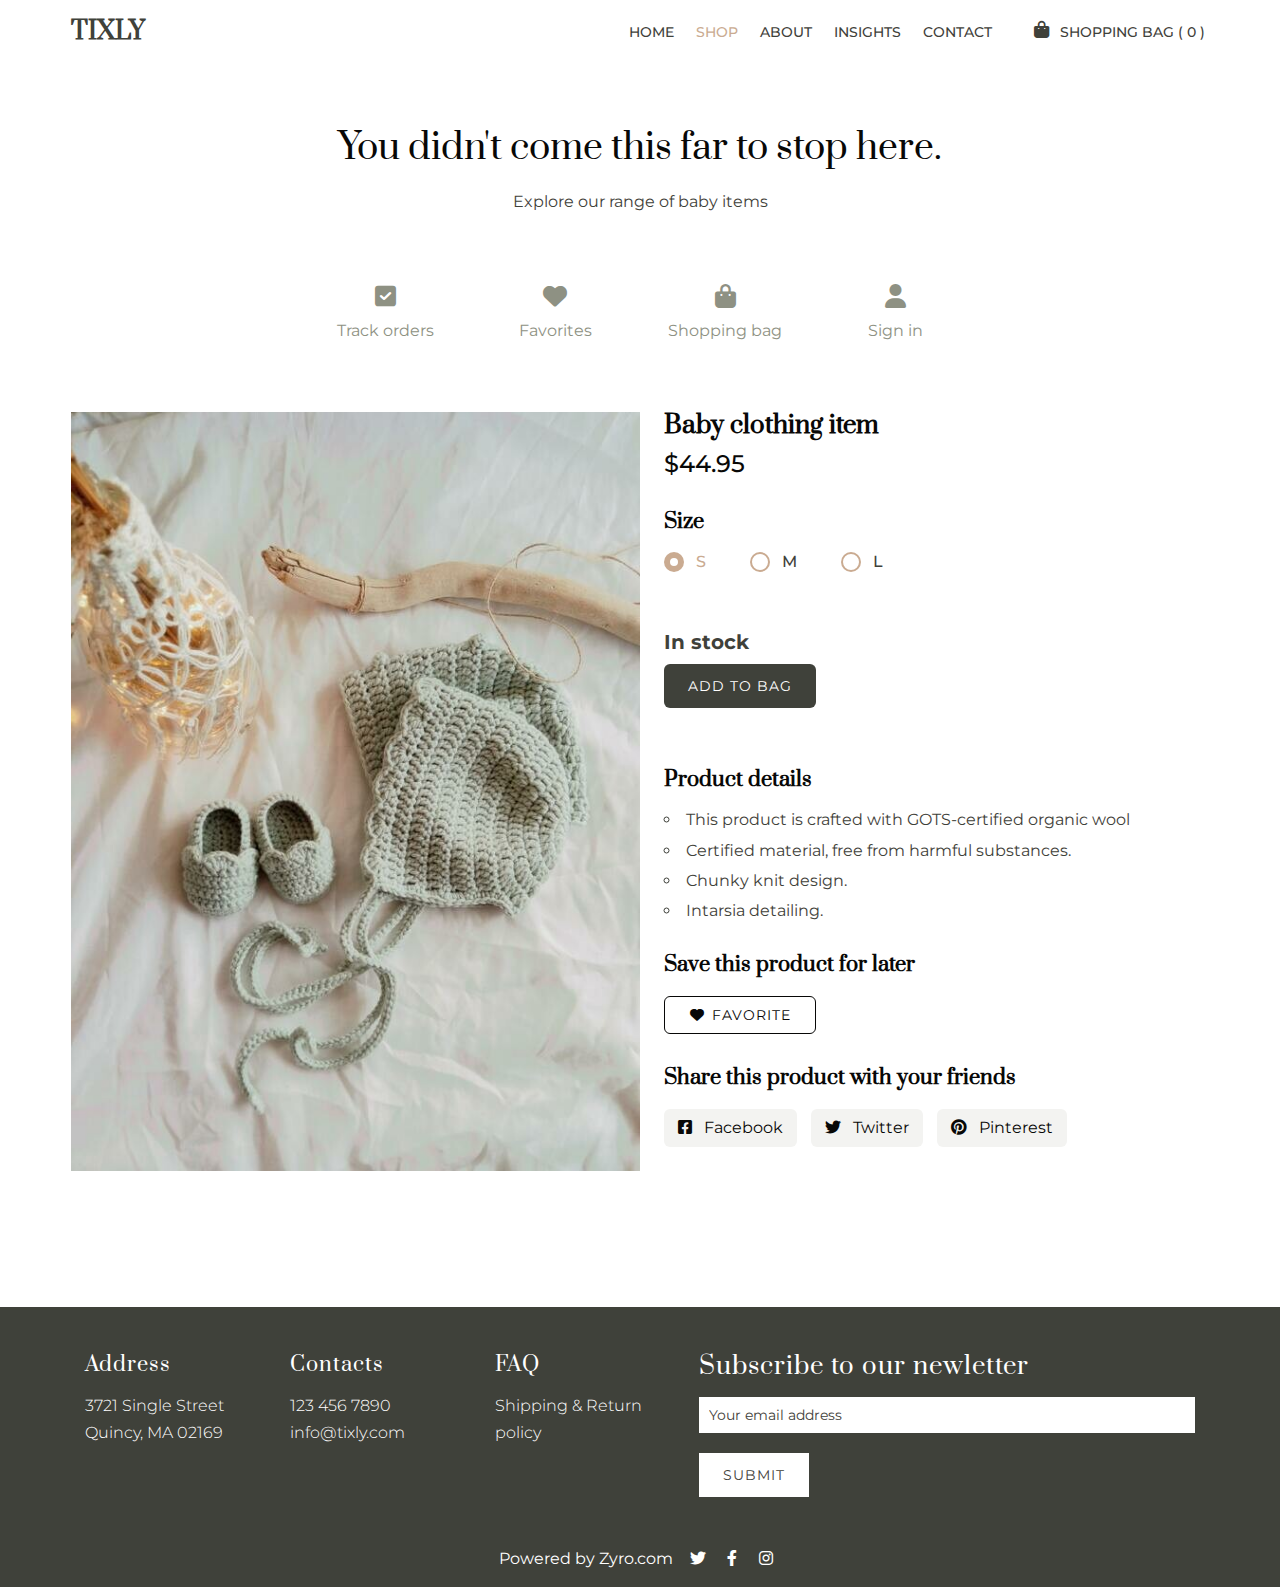
<file: product.html>
<!DOCTYPE html>
<html lang="en">
  <head>
    <meta charset="UTF-8" />
    <meta http-equiv="X-UA-Compatible" content="IE=edge" />
    <meta name="viewport" content="width=device-width, initial-scale=1.0" />
    <link rel="stylesheet" href="assets/css/all.min.css" />
    <link rel="stylesheet" href="assets/css/normalize.css" />
    <link rel="stylesheet" href="assets/css/style.css" />
    <link rel="stylesheet" href="assets/css/shopping-links.css" />
    <link rel="stylesheet" href="assets/css/product.css" />
    <link rel="preconnect" href="https://fonts.googleapis.com" />
    <link rel="preconnect" href="https://fonts.gstatic.com" crossorigin />
    <link
      href="https://fonts.googleapis.com/css2?family=Montserrat:wght@100;200;300;400;500;600;700;800;900&family=Prata&display=swap"
      rel="stylesheet"
    />
    <title>Tixly | Shop</title>
  </head>
  <body>
    <!-- ===== HEADER ===== -->
    <header class="header" id="header">
      <div class="container">
        <nav class="nav">
          <a href="index.html" class="nav__logo">
            <h3>Tixly</h3>
          </a>
          <ul class="nav__list" id="navList">
            <li class="nav__item">
              <a href="index.html" class="nav__link">Home</a>
            </li>
            <li class="nav__item">
              <a href="shop.html" class="nav__link active">Shop</a>
            </li>
            <li class="nav__item">
              <a href="about.html" class="nav__link">About</a>
            </li>
            <li class="nav__item">
              <a href="insights.html" class="nav__link">Insights</a>
            </li>
            <li class="nav__item">
              <a href="contact.html" class="nav__link">Contact</a>
            </li>
            <li class="nav__item">
              <a href="shopping-bag.html" class="nav__link shopping-bag">
                <i class="fa-solid fa-bag-shopping fa-fw fa-lg"></i>
                Shopping bag ( <span>0</span> )
              </a>
            </li>
          </ul>
          <a class="nav__toggle">
            <i class="fa-solid fa-bars fa-fw fa-lg" id="navToggle"></i>
          </a>
        </nav>
      </div>
    </header>
    <!-- ===== SHOP ===== -->
    <div class="page">
      <section class="section shop">
        <div class="container">
          <div class="section-head">
            <h2 class="section-title">
              You didn't come this far to stop here.
            </h2>
            <p>Explore our range of baby items</p>
          </div>
          <div class="shopping-links">
            <a href="track-orders.html" class="link">
              <i class="fa-solid fa-square-check fa-fw fa-xl"></i>
              <span>Track orders</span>
            </a>
            <a href="favorites.html" class="link">
              <i class="fa-solid fa-heart fa-fw fa-xl"></i>
              <span>Favorites</span>
            </a>
            <a href="shopping-bag.html" class="link">
              <i class="fa-solid fa-bag-shopping fa-fw fa-xl"></i>
              <span>Shopping bag</span>
            </a>
            <a href="sign-in.html" class="link">
              <i class="fa-solid fa-user fa-fw fa-xl"></i>
              <span>Sign in</span>
            </a>
          </div>
          <div class="wrapper">
            <div class="image">
              <img src="assets/imgs/product1.jpg" alt="" />
            </div>
            <div class="info">
              <h3 class="product__name">Baby clothing item</h3>
              <span class="product__price">$44.95</span>
              <div class="box">
                <h4 class="box__title">Size</h4>
                <input type="radio" name="size" id="size-s" checked />
                <label for="size-s">S</label>
                <input type="radio" name="size" id="size-m" />
                <label for="size-m">M</label>
                <input type="radio" name="size" id="size-l" />
                <label for="size-l">L</label>
              </div>
              <div class="box add">
                <h4 id="stock">In stock</h4>
                <button class="main-btn" id="addToBag">Add to bag</button>
              </div>
              <div class="box">
                <h4 class="box__title">Product details</h4>
                <ul class="product__details">
                  <li>
                    This product is crafted with GOTS-certified organic wool
                  </li>
                  <li>Certified material, free from harmful substances.</li>
                  <li>Chunky knit design.</li>
                  <li>Intarsia detailing.</li>
                </ul>
              </div>
              <div class="box">
                <h4 class="box__title">Save this product for later</h4>
                <a href="favorites.html" class="main-btn favorite">
                  <i class="fa-solid fa-heart fa-fw"></i>
                  Favorite
                </a>
              </div>
              <div class="box">
                <h4 class="box__title">Share this product with your friends</h4>
                <div class="social">
                  <a href="#" class="facebook">
                    <i class="fa-brands fa-facebook-square"></i>Facebook
                  </a>
                  <a href="#" class="twitter">
                    <i class="fa-brands fa-twitter"></i>Twitter
                  </a>
                  <a href="#" class="pinterest">
                    <i class="fa-brands fa-pinterest"></i>Pinterest
                  </a>
                </div>
              </div>
            </div>
          </div>
        </div>
      </section>
    </div>
    <!-- ===== FOOTER ===== -->
    <footer class="footer">
      <div class="container">
        <div class="box">
          <h4 class="box__title">Address</h4>
          <p class="box__description">3721 Single Street Quincy, MA 02169</p>
        </div>
        <div class="box">
          <h4 class="box__title">Contacts</h4>
          <p class="box__description">
            123 456 7890 <br />
            info@tixly.com
          </p>
        </div>
        <div class="box">
          <h4 class="box__title">FAQ</h4>
          <p class="box__description">Shipping & Return policy</p>
        </div>
        <div class="box form">
          <h3 class="box__title">Subscribe to our newletter</h3>
          <form action="">
            <input type="text" placeholder="Your email address" class="input" />
            <input type="submit" value="Submit" class="main-btn" />
          </form>
        </div>
      </div>
      <div class="copyright">
        Powered by Zyro.com
        <div class="social">
          <a href="">
            <i class="fa-brands fa-twitter fa-fw"></i>
          </a>
          <a href="">
            <i class="fa-brands fa-facebook-f fa-fw"></i>
          </a>
          <a href="">
            <i class="fa-brands fa-instagram fa-fw"></i>
          </a>
        </div>
      </div>
    </footer>

    <!-- ===== JS ===== -->
    <script src="assets/js/main.js"></script>
    <script src="assets/js/product.js"></script>
  </body>
</html>
</file>
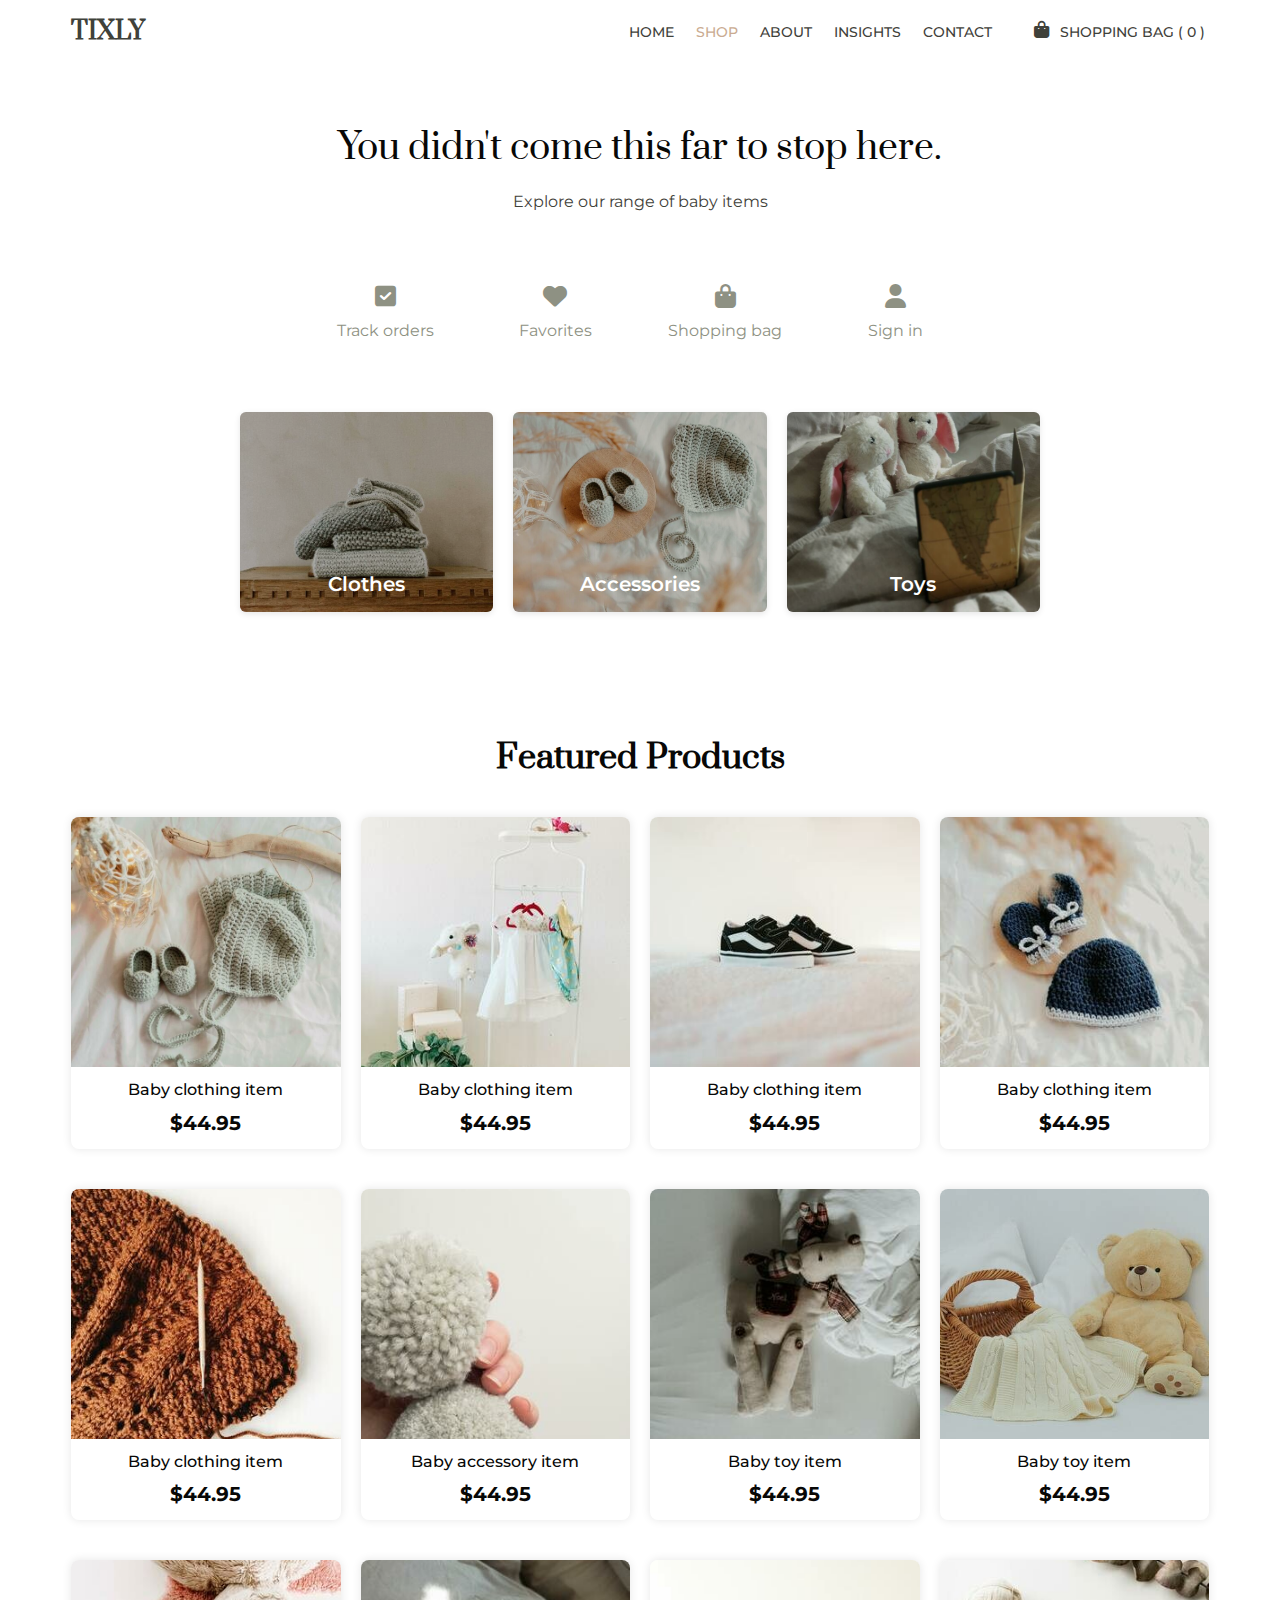
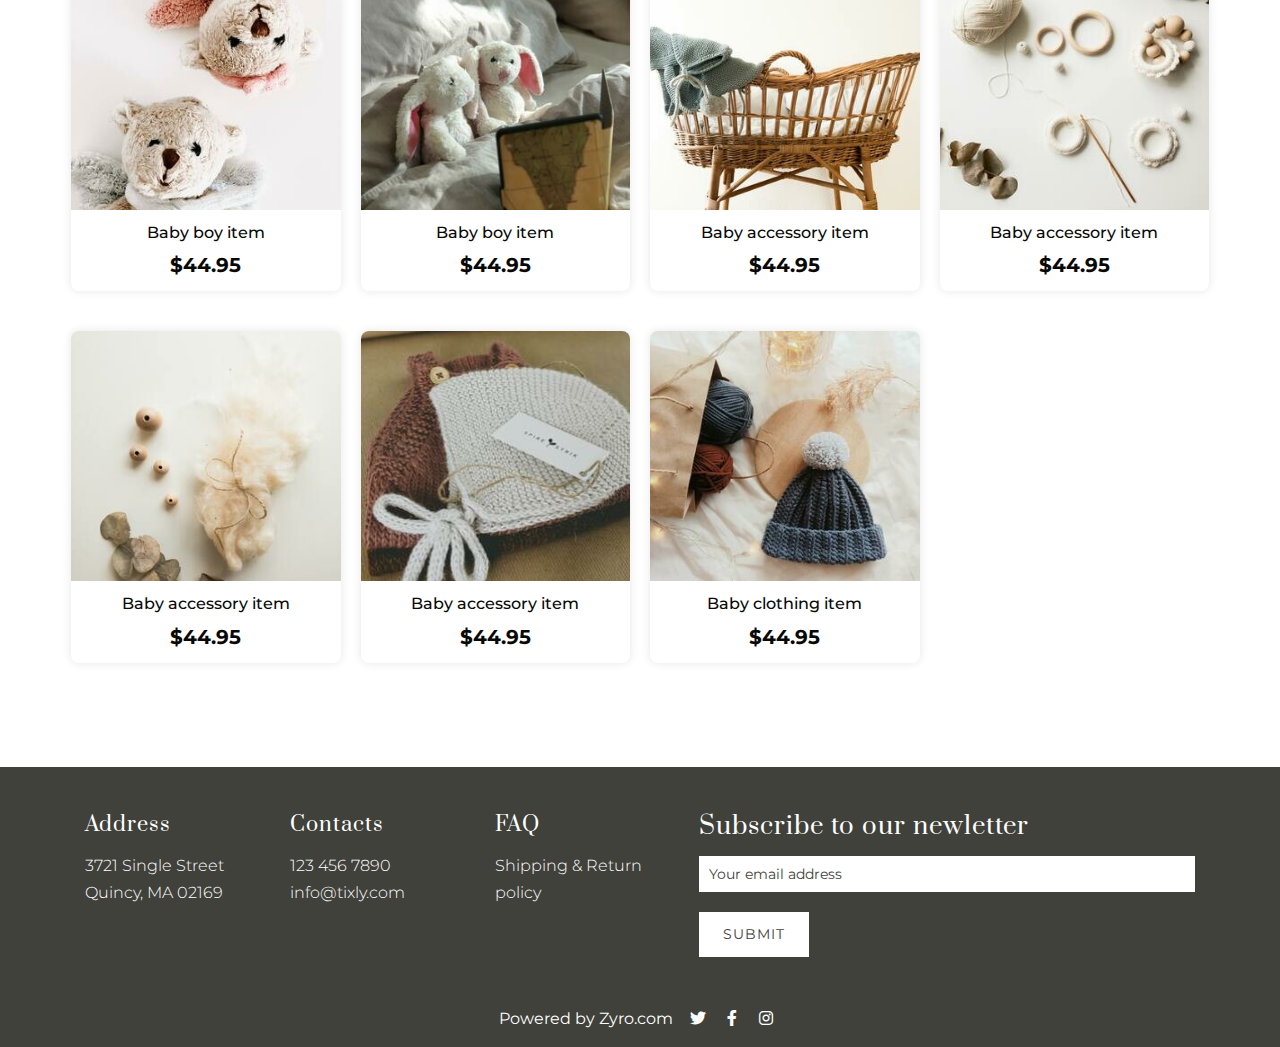
<file: shop.html>
<!DOCTYPE html>
<html lang="en">
  <head>
    <meta charset="UTF-8" />
    <meta http-equiv="X-UA-Compatible" content="IE=edge" />
    <meta name="viewport" content="width=device-width, initial-scale=1.0" />
    <link rel="stylesheet" href="assets/css/all.min.css" />
    <link rel="stylesheet" href="assets/css/normalize.css" />
    <link rel="stylesheet" href="assets/css/style.css" />
    <link rel="stylesheet" href="assets/css/shopping-links.css" />
    <link rel="stylesheet" href="assets/css/shop.css" />
    <link rel="preconnect" href="https://fonts.googleapis.com" />
    <link rel="preconnect" href="https://fonts.gstatic.com" crossorigin />
    <link
      href="https://fonts.googleapis.com/css2?family=Montserrat:wght@100;200;300;400;500;600;700;800;900&family=Prata&display=swap"
      rel="stylesheet"
    />
    <title>Tixly | Shop</title>
  </head>
  <body>
    <!-- ===== HEADER ===== -->
    <header class="header" id="header">
      <div class="container">
        <nav class="nav">
          <a href="index.html" class="nav__logo">
            <h3>Tixly</h3>
          </a>
          <ul class="nav__list" id="navList">
            <li class="nav__item">
              <a href="index.html" class="nav__link">Home</a>
            </li>
            <li class="nav__item">
              <a href="shop.html" class="nav__link active">Shop</a>
            </li>
            <li class="nav__item">
              <a href="about.html" class="nav__link">About</a>
            </li>
            <li class="nav__item">
              <a href="insights.html" class="nav__link">Insights</a>
            </li>
            <li class="nav__item">
              <a href="contact.html" class="nav__link">Contact</a>
            </li>
            <li class="nav__item">
              <a href="shopping-bag.html" class="nav__link shopping-bag">
                <i class="fa-solid fa-bag-shopping fa-fw fa-lg"></i>
                Shopping bag ( <span>0</span> )
              </a>
            </li>
          </ul>
          <a class="nav__toggle">
            <i class="fa-solid fa-bars fa-fw fa-lg" id="navToggle"></i>
          </a>
        </nav>
      </div>
    </header>
    <!-- ===== SHOP ===== -->
    <div class="page">
      <section class="section shop">
        <div class="container">
          <div class="section-head">
            <h2 class="section-title">
              You didn't come this far to stop here.
            </h2>
            <p>Explore our range of baby items</p>
          </div>
          <div class="shopping-links">
            <a href="track-orders.html" class="link">
              <i class="fa-solid fa-square-check fa-fw fa-xl"></i>
              <span>Track orders</span>
            </a>
            <a href="favorites.html" class="link">
              <i class="fa-solid fa-heart fa-fw fa-xl"></i>
              <span>Favorites</span>
            </a>
            <a href="shopping-bag.html" class="link">
              <i class="fa-solid fa-bag-shopping fa-fw fa-xl"></i>
              <span>Shopping bag</span>
            </a>
            <a href="sign-in.html" class="link">
              <i class="fa-solid fa-user fa-fw fa-xl"></i>
              <span>Sign in</span>
            </a>
          </div>
          <div class="categories">
            <a href="shop.html" class="category">
              <h5 class="category__title">Clothes</h5>
              <img
                src="assets/imgs/category1.jpg"
                alt=""
                class="category__img"
              />
            </a>
            <a href="shop.html" class="category">
              <h5 class="category__title">Accessories</h5>
              <img
                src="assets/imgs/category2.jpg"
                alt=""
                class="category__img"
              />
            </a>
            <a href="shop.html" class="category">
              <h5 class="category__title">Toys</h5>
              <img
                src="assets/imgs/category3.jpg"
                alt=""
                class="category__img"
              />
            </a>
          </div>
        </div>
      </section>
      <div class="section section products">
        <div class="container">
          <div class="section-head">
            <h2 class="section-title">Featured Products</h2>
            <div class="products-wrapper">
              <a href="product.html" class="product">
                <div class="product__image">
                  <img src="assets/imgs/product1.jpg" alt="" />
                </div>
                <div class="product__info">
                  <h4 class="product__name">Baby clothing item</h4>
                  <span class="product__price">$44.95</span>
                </div>
              </a>
              <a href="product.html" class="product">
                <div class="product__image">
                  <img src="assets/imgs/product2.jpg" alt="" />
                </div>
                <div class="product__info">
                  <h4 class="product__name">Baby clothing item</h4>
                  <span class="product__price">$44.95</span>
                </div>
              </a>
              <a href="product.html" class="product">
                <div class="product__image">
                  <img src="assets/imgs/product3.jpg" alt="" />
                </div>
                <div class="product__info">
                  <h4 class="product__name">Baby clothing item</h4>
                  <span class="product__price">$44.95</span>
                </div>
              </a>
              <a href="product.html" class="product">
                <div class="product__image">
                  <img src="assets/imgs/product4.jpg" alt="" />
                </div>
                <div class="product__info">
                  <h4 class="product__name">Baby clothing item</h4>
                  <span class="product__price">$44.95</span>
                </div>
              </a>
              <a href="product.html" class="product">
                <div class="product__image">
                  <img src="assets/imgs/product5.jpg" alt="" />
                </div>
                <div class="product__info">
                  <h4 class="product__name">Baby clothing item</h4>
                  <span class="product__price">$44.95</span>
                </div>
              </a>
              <a href="product.html" class="product">
                <div class="product__image">
                  <img src="assets/imgs/product6.jpg" alt="" />
                </div>
                <div class="product__info">
                  <h4 class="product__name">Baby accessory item</h4>
                  <span class="product__price">$44.95</span>
                </div>
              </a>
              <a href="product.html" class="product">
                <div class="product__image">
                  <img src="assets/imgs/product7.jpg" alt="" />
                </div>
                <div class="product__info">
                  <h4 class="product__name">Baby toy item</h4>
                  <span class="product__price">$44.95</span>
                </div>
              </a>
              <a href="product.html" class="product">
                <div class="product__image">
                  <img src="assets/imgs/product8.jpg" alt="" />
                </div>
                <div class="product__info">
                  <h4 class="product__name">Baby toy item</h4>
                  <span class="product__price">$44.95</span>
                </div>
              </a>
              <a href="product.html" class="product">
                <div class="product__image">
                  <img src="assets/imgs/product9.jpg" alt="" />
                </div>
                <div class="product__info">
                  <h4 class="product__name">Baby boy item</h4>
                  <span class="product__price">$44.95</span>
                </div>
              </a>
              <a href="product.html" class="product">
                <div class="product__image">
                  <img src="assets/imgs/product10.jpg" alt="" />
                </div>
                <div class="product__info">
                  <h4 class="product__name">Baby boy item</h4>
                  <span class="product__price">$44.95</span>
                </div>
              </a>
              <a href="product.html" class="product">
                <div class="product__image">
                  <img src="assets/imgs/product11.jpg" alt="" />
                </div>
                <div class="product__info">
                  <h4 class="product__name">Baby accessory item</h4>
                  <span class="product__price">$44.95</span>
                </div>
              </a>
              <a href="product.html" class="product">
                <div class="product__image">
                  <img src="assets/imgs/product12.jpg" alt="" />
                </div>
                <div class="product__info">
                  <h4 class="product__name">Baby accessory item</h4>
                  <span class="product__price">$44.95</span>
                </div>
              </a>
              <a href="product.html" class="product">
                <div class="product__image">
                  <img src="assets/imgs/product13.jpg" alt="" />
                </div>
                <div class="product__info">
                  <h4 class="product__name">Baby accessory item</h4>
                  <span class="product__price">$44.95</span>
                </div>
              </a>
              <a href="product.html" class="product">
                <div class="product__image">
                  <img src="assets/imgs/product14.jpg" alt="" />
                </div>
                <div class="product__info">
                  <h4 class="product__name">Baby accessory item</h4>
                  <span class="product__price">$44.95</span>
                </div>
              </a>
              <a href="product.html" class="product">
                <div class="product__image">
                  <img src="assets/imgs/product15.jpg" alt="" />
                </div>
                <div class="product__info">
                  <h4 class="product__name">Baby clothing item</h4>
                  <span class="product__price">$44.95</span>
                </div>
              </a>
            </div>
          </div>
        </div>
      </div>
    </div>
    <!-- ===== FOOTER ===== -->
    <footer class="footer">
      <div class="container">
        <div class="box">
          <h4 class="box__title">Address</h4>
          <p class="box__description">3721 Single Street Quincy, MA 02169</p>
        </div>
        <div class="box">
          <h4 class="box__title">Contacts</h4>
          <p class="box__description">
            123 456 7890 <br />
            info@tixly.com
          </p>
        </div>
        <div class="box">
          <h4 class="box__title">FAQ</h4>
          <p class="box__description">Shipping & Return policy</p>
        </div>
        <div class="box form">
          <h3 class="box__title">Subscribe to our newletter</h3>
          <form action="">
            <input type="text" placeholder="Your email address" class="input" />
            <input type="submit" value="Submit" class="main-btn" />
          </form>
        </div>
      </div>
      <div class="copyright">
        Powered by Zyro.com
        <div class="social">
          <a href="">
            <i class="fa-brands fa-twitter fa-fw"></i>
          </a>
          <a href="">
            <i class="fa-brands fa-facebook-f fa-fw"></i>
          </a>
          <a href="">
            <i class="fa-brands fa-instagram fa-fw"></i>
          </a>
        </div>
      </div>
    </footer>

    <!-- ===== JS ===== -->
    <script src="assets/js/main.js"></script>
  </body>
</html>
</file>
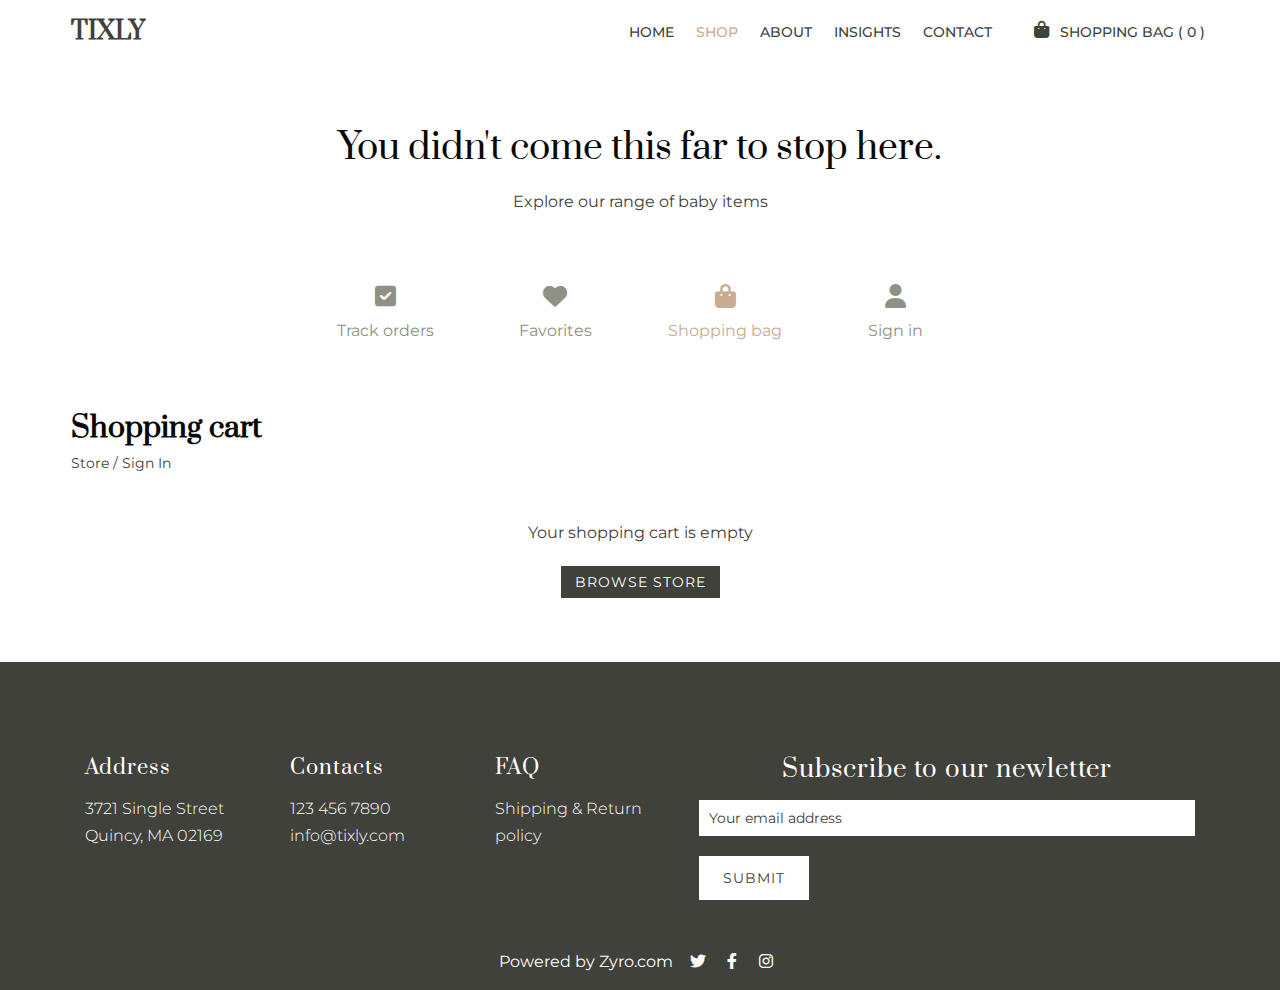
<file: shopping-bag.html>
<!DOCTYPE html>
<html lang="en">
  <head>
    <meta charset="UTF-8" />
    <meta http-equiv="X-UA-Compatible" content="IE=edge" />
    <meta name="viewport" content="width=device-width, initial-scale=1.0" />
    <link rel="stylesheet" href="assets/css/all.min.css" />
    <link rel="stylesheet" href="assets/css/normalize.css" />
    <link rel="stylesheet" href="assets/css/style.css" />
    <link rel="stylesheet" href="assets/css/shopping-links.css" />
    <link rel="stylesheet" href="assets/css/shopping-bag.css" />
    <link rel="preconnect" href="https://fonts.googleapis.com" />
    <link rel="preconnect" href="https://fonts.gstatic.com" crossorigin />
    <link
      href="https://fonts.googleapis.com/css2?family=Montserrat:wght@100;200;300;400;500;600;700;800;900&family=Prata&display=swap"
      rel="stylesheet"
    />
    <title>Tixly | Shopping-Bag</title>
  </head>
  <body>
    <!-- ===== HEADER ===== -->
    <header class="header" id="header">
      <div class="container">
        <nav class="nav">
          <a href="index.html" class="nav__logo">
            <h3>Tixly</h3>
          </a>
          <ul class="nav__list" id="navList">
            <li class="nav__item">
              <a href="index.html" class="nav__link">Home</a>
            </li>
            <li class="nav__item">
              <a href="shop.html" class="nav__link active">Shop</a>
            </li>
            <li class="nav__item">
              <a href="about.html" class="nav__link">About</a>
            </li>
            <li class="nav__item">
              <a href="insights.html" class="nav__link">Insights</a>
            </li>
            <li class="nav__item">
              <a href="contact.html" class="nav__link">Contact</a>
            </li>
            <li class="nav__item">
              <a href="shopping-bag.html" class="nav__link shopping-bag">
                <i class="fa-solid fa-bag-shopping fa-fw fa-lg"></i>
                Shopping bag ( <span>0</span> )
              </a>
            </li>
          </ul>
          <a class="nav__toggle">
            <i class="fa-solid fa-bars fa-fw fa-lg" id="navToggle"></i>
          </a>
        </nav>
      </div>
    </header>
    <!-- ===== SHOP ===== -->
    <div class="page">
      <section class="section shop">
        <div class="container">
          <div class="section-head">
            <h2 class="section-title">
              You didn't come this far to stop here.
            </h2>
            <p>Explore our range of baby items</p>
          </div>
          <div class="shopping-links">
            <a href="track-orders.html" class="link">
              <i class="fa-solid fa-square-check fa-fw fa-xl"></i>
              <span>Track orders</span>
            </a>
            <a href="favorites.html" class="link">
              <i class="fa-solid fa-heart fa-fw fa-xl"></i>
              <span>Favorites</span>
            </a>
            <a href="shopping-bag.html" class="link active">
              <i class="fa-solid fa-bag-shopping fa-fw fa-xl"></i>
              <span>Shopping bag</span>
            </a>
            <a href="sign-in.html" class="link">
              <i class="fa-solid fa-user fa-fw fa-xl"></i>
              <span>Sign in</span>
            </a>
          </div>
          <div class="main-head">
            <h3 class="main-title">Shopping cart</h3>
            <span>Store / Sign in </span>
          </div>
          <div class="box">
            <p>Your shopping cart is empty</p>
            <a href="shop.html" class="main-btn">Browse store</a>
          </div>
        </div>
      </section>
    </div>
    <!-- ===== FOOTER ===== -->
    <footer class="footer">
      <div class="container">
        <div class="box">
          <h4 class="box__title">Address</h4>
          <p class="box__description">3721 Single Street Quincy, MA 02169</p>
        </div>
        <div class="box">
          <h4 class="box__title">Contacts</h4>
          <p class="box__description">
            123 456 7890 <br />
            info@tixly.com
          </p>
        </div>
        <div class="box">
          <h4 class="box__title">FAQ</h4>
          <p class="box__description">Shipping & Return policy</p>
        </div>
        <div class="box form">
          <h3 class="box__title">Subscribe to our newletter</h3>
          <form action="">
            <input type="text" placeholder="Your email address" class="input" />
            <input type="submit" value="Submit" class="main-btn" />
          </form>
        </div>
      </div>
      <div class="copyright">
        Powered by Zyro.com
        <div class="social">
          <a href="">
            <i class="fa-brands fa-twitter fa-fw"></i>
          </a>
          <a href="">
            <i class="fa-brands fa-facebook-f fa-fw"></i>
          </a>
          <a href="">
            <i class="fa-brands fa-instagram fa-fw"></i>
          </a>
        </div>
      </div>
    </footer>

    <!-- ===== JS ===== -->
    <script src="assets/js/main.js"></script>
  </body>
</html>
</file>
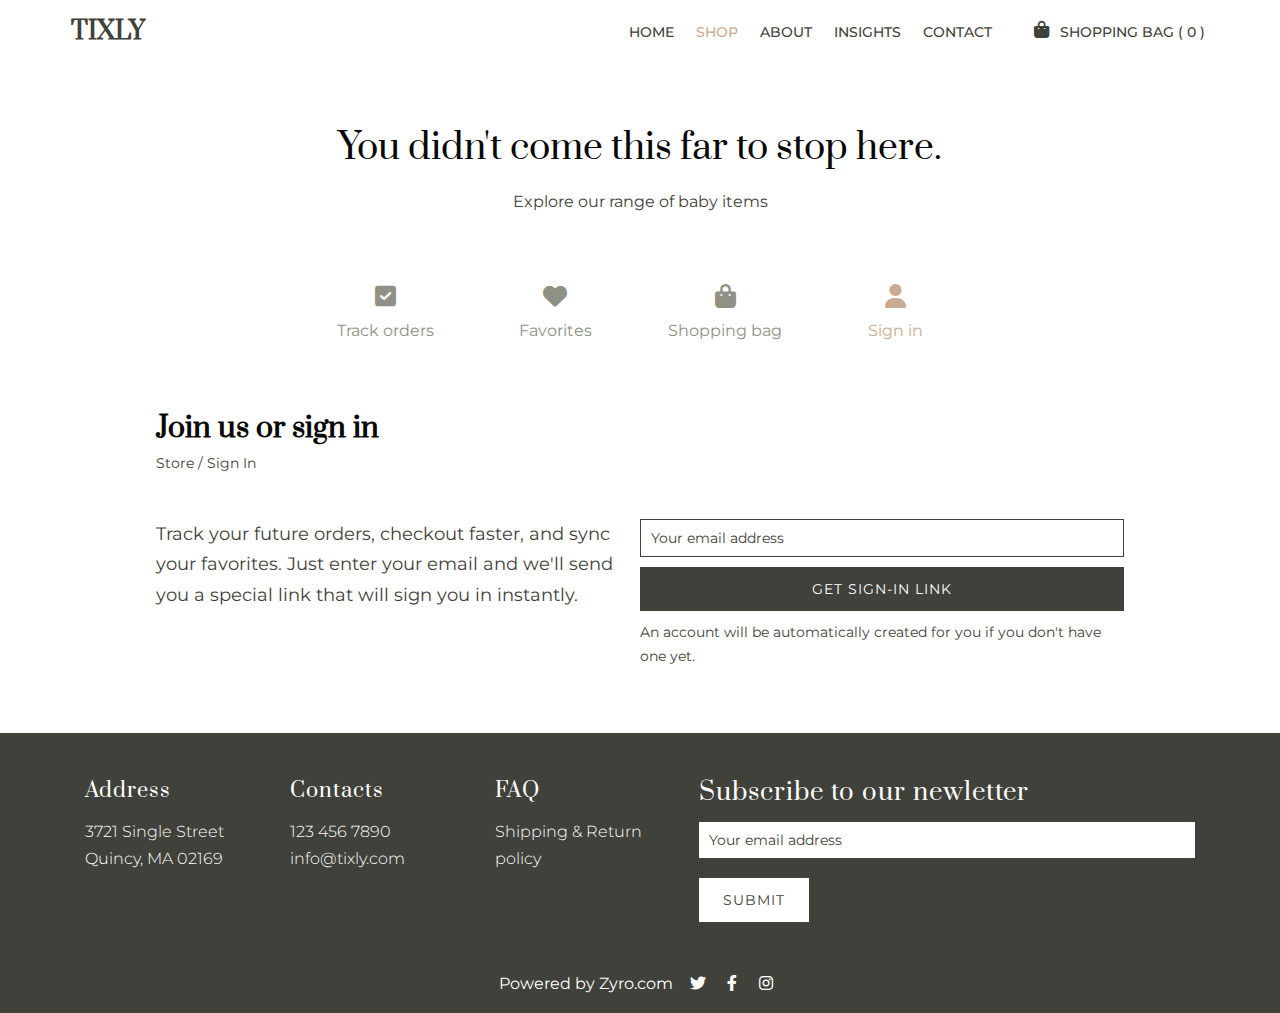
<file: sign-in.html>
<!DOCTYPE html>
<html lang="en">
  <head>
    <meta charset="UTF-8" />
    <meta http-equiv="X-UA-Compatible" content="IE=edge" />
    <meta name="viewport" content="width=device-width, initial-scale=1.0" />
    <link rel="stylesheet" href="assets/css/all.min.css" />
    <link rel="stylesheet" href="assets/css/normalize.css" />
    <link rel="stylesheet" href="assets/css/style.css" />
    <link rel="stylesheet" href="assets/css/shopping-links.css" />
    <link rel="stylesheet" href="assets/css/track-orders.css" />
    <link rel="preconnect" href="https://fonts.googleapis.com" />
    <link rel="preconnect" href="https://fonts.gstatic.com" crossorigin />
    <link
      href="https://fonts.googleapis.com/css2?family=Montserrat:wght@100;200;300;400;500;600;700;800;900&family=Prata&display=swap"
      rel="stylesheet"
    />
    <title>Tixly | Sign In</title>
  </head>
  <body>
    <!-- ===== HEADER ===== -->
    <header class="header" id="header">
      <div class="container">
        <nav class="nav">
          <a href="index.html" class="nav__logo">
            <h3>Tixly</h3>
          </a>
          <ul class="nav__list" id="navList">
            <li class="nav__item">
              <a href="index.html" class="nav__link">Home</a>
            </li>
            <li class="nav__item">
              <a href="shop.html" class="nav__link active">Shop</a>
            </li>
            <li class="nav__item">
              <a href="about.html" class="nav__link">About</a>
            </li>
            <li class="nav__item">
              <a href="insights.html" class="nav__link">Insights</a>
            </li>
            <li class="nav__item">
              <a href="contact.html" class="nav__link">Contact</a>
            </li>
            <li class="nav__item">
              <a href="shopping-bag.html" class="nav__link shopping-bag">
                <i class="fa-solid fa-bag-shopping fa-fw fa-lg"></i>
                Shopping bag ( <span>0</span> )
              </a>
            </li>
          </ul>
          <a class="nav__toggle">
            <i class="fa-solid fa-bars fa-fw fa-lg" id="navToggle"></i>
          </a>
        </nav>
      </div>
    </header>
    <!-- ===== SHOP ===== -->
    <div class="page">
      <section class="section shop">
        <div class="container">
          <div class="section-head">
            <h2 class="section-title">
              You didn't come this far to stop here.
            </h2>
            <p>Explore our range of baby items</p>
          </div>
          <div class="shopping-links">
            <a href="track-orders.html" class="link">
              <i class="fa-solid fa-square-check fa-fw fa-xl"></i>
              <span>Track orders</span>
            </a>
            <a href="favorites.html" class="link">
              <i class="fa-solid fa-heart fa-fw fa-xl"></i>
              <span>Favorites</span>
            </a>
            <a href="shopping-bag.html" class="link">
              <i class="fa-solid fa-bag-shopping fa-fw fa-xl"></i>
              <span>Shopping bag</span>
            </a>
            <a href="sign-in.html" class="link active">
              <i class="fa-solid fa-user fa-fw fa-xl"></i>
              <span>Sign in</span>
            </a>
          </div>
        </div>
        <div class="container join-us">
          <div class="main-head">
            <h3 class="main-title">Join us or sign in</h3>
            <span>Store / Sign in </span>
          </div>
          <div class="wrapper">
            <div class="info">
              <p>
                Track your future orders, checkout faster, and sync your
                favorites. Just enter your email and we'll send you a special
                link that will sign you in instantly.
              </p>
            </div>
            <div class="form">
              <form action="">
                <input
                  type="email"
                  name="email"
                  placeholder="Your email address"
                  class="input"
                />
                <input
                  type="submit"
                  value="Get sign-in link"
                  class="main-btn"
                />
                <span
                  >An account will be automatically created for you if you don't
                  have one yet.
                </span>
              </form>
            </div>
          </div>
        </div>
      </section>
    </div>
    <!-- ===== FOOTER ===== -->
    <footer class="footer">
      <div class="container">
        <div class="box">
          <h4 class="box__title">Address</h4>
          <p class="box__description">3721 Single Street Quincy, MA 02169</p>
        </div>
        <div class="box">
          <h4 class="box__title">Contacts</h4>
          <p class="box__description">
            123 456 7890 <br />
            info@tixly.com
          </p>
        </div>
        <div class="box">
          <h4 class="box__title">FAQ</h4>
          <p class="box__description">Shipping & Return policy</p>
        </div>
        <div class="box form">
          <h3 class="box__title">Subscribe to our newletter</h3>
          <form action="">
            <input type="text" placeholder="Your email address" class="input" />
            <input type="submit" value="Submit" class="main-btn" />
          </form>
        </div>
      </div>
      <div class="copyright">
        Powered by Zyro.com
        <div class="social">
          <a href="">
            <i class="fa-brands fa-twitter fa-fw"></i>
          </a>
          <a href="">
            <i class="fa-brands fa-facebook-f fa-fw"></i>
          </a>
          <a href="">
            <i class="fa-brands fa-instagram fa-fw"></i>
          </a>
        </div>
      </div>
    </footer>

    <!-- ===== JS ===== -->
    <script src="assets/js/main.js"></script>
  </body>
</html>
</file>
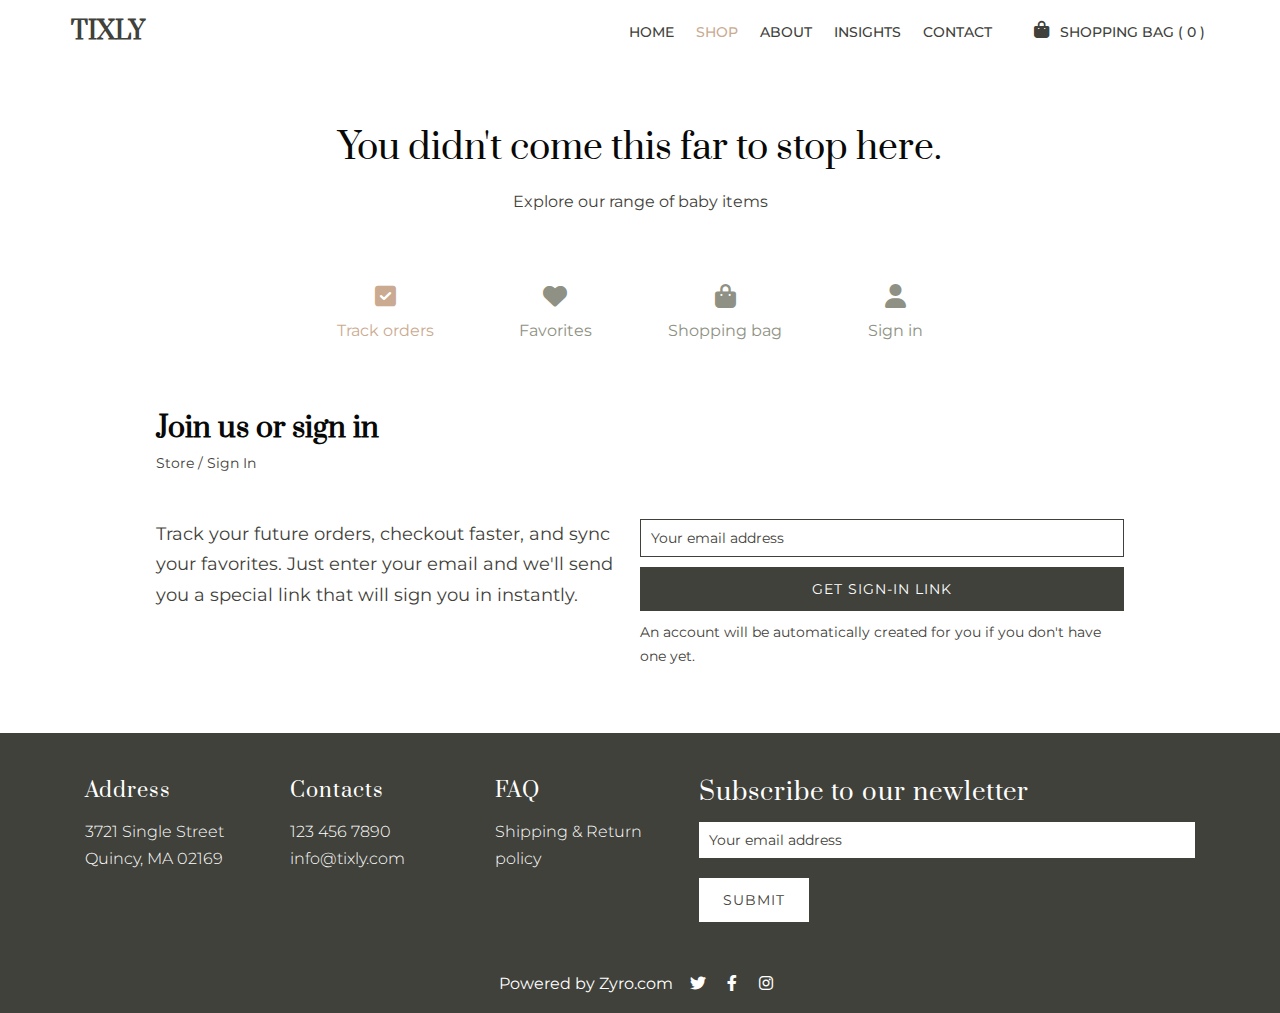
<file: track-orders.html>
<!DOCTYPE html>
<html lang="en">
  <head>
    <meta charset="UTF-8" />
    <meta http-equiv="X-UA-Compatible" content="IE=edge" />
    <meta name="viewport" content="width=device-width, initial-scale=1.0" />
    <link rel="stylesheet" href="assets/css/all.min.css" />
    <link rel="stylesheet" href="assets/css/normalize.css" />
    <link rel="stylesheet" href="assets/css/style.css" />
    <link rel="stylesheet" href="assets/css/shopping-links.css" />
    <link rel="stylesheet" href="assets/css/track-orders.css" />
    <link rel="preconnect" href="https://fonts.googleapis.com" />
    <link rel="preconnect" href="https://fonts.gstatic.com" crossorigin />
    <link
      href="https://fonts.googleapis.com/css2?family=Montserrat:wght@100;200;300;400;500;600;700;800;900&family=Prata&display=swap"
      rel="stylesheet"
    />
    <title>Tixly | Track Orders</title>
  </head>
  <body>
    <!-- ===== HEADER ===== -->
    <header class="header" id="header">
      <div class="container">
        <nav class="nav">
          <a href="index.html" class="nav__logo">
            <h3>Tixly</h3>
          </a>
          <ul class="nav__list" id="navList">
            <li class="nav__item">
              <a href="index.html" class="nav__link">Home</a>
            </li>
            <li class="nav__item">
              <a href="shop.html" class="nav__link active">Shop</a>
            </li>
            <li class="nav__item">
              <a href="about.html" class="nav__link">About</a>
            </li>
            <li class="nav__item">
              <a href="insights.html" class="nav__link">Insights</a>
            </li>
            <li class="nav__item">
              <a href="contact.html" class="nav__link">Contact</a>
            </li>
            <li class="nav__item">
              <a href="shopping-bag.html" class="nav__link shopping-bag">
                <i class="fa-solid fa-bag-shopping fa-fw fa-lg"></i>
                Shopping bag ( <span>0</span> )
              </a>
            </li>
          </ul>
          <a class="nav__toggle">
            <i class="fa-solid fa-bars fa-fw fa-lg" id="navToggle"></i>
          </a>
        </nav>
      </div>
    </header>
    <!-- ===== SHOP ===== -->
    <div class="page">
      <section class="section shop">
        <div class="container">
          <div class="section-head">
            <h2 class="section-title">
              You didn't come this far to stop here.
            </h2>
            <p>Explore our range of baby items</p>
          </div>
          <div class="shopping-links">
            <a href="track-orders.html" class="link active">
              <i class="fa-solid fa-square-check fa-fw fa-xl"></i>
              <span>Track orders</span>
            </a>
            <a href="favorites.html" class="link">
              <i class="fa-solid fa-heart fa-fw fa-xl"></i>
              <span>Favorites</span>
            </a>
            <a href="shopping-bag.html" class="link">
              <i class="fa-solid fa-bag-shopping fa-fw fa-xl"></i>
              <span>Shopping bag</span>
            </a>
            <a href="sign-in.html" class="link">
              <i class="fa-solid fa-user fa-fw fa-xl"></i>
              <span>Sign in</span>
            </a>
          </div>
        </div>
        <div class="container join-us">
          <div class="main-head">
            <h3 class="main-title">Join us or sign in</h3>
            <span>Store / Sign in </span>
          </div>
          <div class="wrapper">
            <div class="info">
              <p>
                Track your future orders, checkout faster, and sync your
                favorites. Just enter your email and we'll send you a special
                link that will sign you in instantly.
              </p>
            </div>
            <div class="form">
              <form action="">
                <input
                  type="email"
                  name="email"
                  placeholder="Your email address"
                  class="input"
                />
                <input
                  type="submit"
                  value="Get sign-in link"
                  class="main-btn"
                />
                <span
                  >An account will be automatically created for you if you don't
                  have one yet.
                </span>
              </form>
            </div>
          </div>
        </div>
      </section>
    </div>
    <!-- ===== FOOTER ===== -->
    <footer class="footer">
      <div class="container">
        <div class="box">
          <h4 class="box__title">Address</h4>
          <p class="box__description">3721 Single Street Quincy, MA 02169</p>
        </div>
        <div class="box">
          <h4 class="box__title">Contacts</h4>
          <p class="box__description">
            123 456 7890 <br />
            info@tixly.com
          </p>
        </div>
        <div class="box">
          <h4 class="box__title">FAQ</h4>
          <p class="box__description">Shipping & Return policy</p>
        </div>
        <div class="box form">
          <h3 class="box__title">Subscribe to our newletter</h3>
          <form action="">
            <input type="text" placeholder="Your email address" class="input" />
            <input type="submit" value="Submit" class="main-btn" />
          </form>
        </div>
      </div>
      <div class="copyright">
        Powered by Zyro.com
        <div class="social">
          <a href="">
            <i class="fa-brands fa-twitter fa-fw"></i>
          </a>
          <a href="">
            <i class="fa-brands fa-facebook-f fa-fw"></i>
          </a>
          <a href="">
            <i class="fa-brands fa-instagram fa-fw"></i>
          </a>
        </div>
      </div>
    </footer>

    <!-- ===== JS ===== -->
    <script src="assets/js/main.js"></script>
  </body>
</html>
</file>
<file: assets/css/style.css>
/* ===== VARIABLES ===== */
:root {
  --header-height: 4rem;

  /* Colors */
  --clr-primary-100: hsl(73 6% 95%);
  --clr-primary-200: hsl(73 6% 54%);
  --clr-primary-400: hsl(73 6% 24%);
  --clr-primary-600: hsl(73 5% 16%);
  --clr-primary-900: hsl(73 6% 3%);

  --clr-accent-400: hsl(28 35% 68%);
  --clr-accent-500: hsl(28 35% 58%);

  --clr-neutral-200: hsl(0 0% 90%);
  --clr-neutral-100: hsl(0 0% 100%);

  --clr-white: #fff;

  /* Font & Typography */
  --ff-body: "Montserrat", sans-serif;
  --ff-accent: "Prata", serif;

  --fs-base: 1rem;

  --fs-6xs: calc(var(--fs-base) * 0.25);
  --fs-5xs: calc(var(--fs-base) * 0.3125);
  --fs-4xs: calc(var(--fs-base) * 0.375);
  --fs-3xs: calc(var(--fs-base) * 0.5);
  --fs-2xs: calc(var(--fs-base) * 0.625);
  --fs-xs: calc(var(--fs-base) * 0.75);
  --fs-sm: calc(var(--fs-base) * 0.875);
  --fs-md: var(--fs-base);
  --fs-lg: calc(var(--fs-base) * 1.25);
  --fs-xl: calc(var(--fs-base) * 1.5);
  --fs-2xl: calc(var(--fs-base) * 2);
  --fs-3xl: calc(var(--fs-base) * 2.5);
  --fs-4xl: calc(var(--fs-base) * 3);
  --fs-5xl: calc(var(--fs-base) * 3.75);
  --fs-6xl: calc(var(--fs-base) * 4.5);

  --fs-h1: var(--fs-3xl);
  --fs-h2: calc(var(--fs-2xl) * 1.1);
  --fs-h3: var(--fs-xl);
  --fs-h4: var(--fs-lg);
  --fs-h5: var(--fs-md);
  --fs-h6: var(--fs-xs);

  --fw-100: 100;
  --fw-200: 200;
  --fw-300: 300;
  --fw-400: 400;
  --fw-500: 500;
  --fw-600: 600;
  --fw-700: 700;
  --fw-800: 800;
  --fw-900: 900;

  --line-height: 1.7;
  --letter-spacing-md: 1px;

  /* Margins & Paddings */
  --spacing-base: 1rem;

  --spacing-6xs: calc(var(--spacing-base) * 0.25);
  --spacing-5xs: calc(var(--spacing-base) * 0.3125);
  --spacing-4xs: calc(var(--spacing-base) * 0.375);
  --spacing-3xs: calc(var(--spacing-base) * 0.5);
  --spacing-2xs: calc(var(--spacing-base) * 0.625);
  --spacing-xs: calc(var(--spacing-base) * 0.75);
  --spacing-sm: calc(var(--spacing-base) * 0.875);
  --spacing-md: var(--spacing-base);
  --spacing-lg: calc(var(--spacing-base) * 1.25);
  --spacing-xl: calc(var(--spacing-base) * 1.5);
  --spacing-2xl: calc(var(--spacing-base) * 2);
  --spacing-3xl: calc(var(--spacing-base) * 2.5);
  --spacing-4xl: calc(var(--spacing-base) * 3);
  --spacing-5xl: calc(var(--spacing-base) * 3.75);
  --spacing-6xl: calc(var(--spacing-base) * 4.5);

  --gap: var(--spacing-lg);

  /* Timing */
  --timing: 0.3s;

  /* z index */
  --z-fixed: 1000;
  --z-top: 10000;
}
/* ===== BASE ===== */
*,
*::before,
*::after {
  -webkit-box-sizing: border-box;
  -moz-box-sizing: border-box;
  box-sizing: border-box;
  margin: 0;
  padding: 0;
}
h1,
h2,
h3,
h4,
h5,
h6 {
  margin: 0;
}
h1 {
  font-size: var(--fs-h1);
  margin-bottom: var(--spacing-lg);
}
h2 {
  font-size: var(--fs-h2);
  margin-bottom: var(--spacing-md);
}
h3 {
  font-size: var(--fs-h3);
}
h4 {
  font-size: var(--fs-h4);
}
h5 {
  font-size: var(--fs-h5);
}
h6 {
  font-size: var(--fs-h6);
}
ul {
  list-style: none;
}
a {
  text-decoration: none;
}
p {
  line-height: var(--line-height);
}
img {
  max-width: 100%;
  display: block;
}
input,
textarea {
  outline: none;
  border: none;
}
button,
input[type="submit"] {
  cursor: pointer;
}
body {
  background-color: var(--clr-white);
  color: var(--clr-primary-400);
  font-family: var(--ff-body);
  font-size: var(--fs-md);
}
body.full-screen {
  max-height: 100vh;
  overflow: hidden;
}
.container {
  padding-left: var(--spacing-md);
  padding-right: var(--spacing-md);
  margin-left: auto;
  margin-right: auto;
}
@media (min-width: 768px) {
  .container {
    width: 750px;
  }
}
@media (min-width: 992px) {
  .container {
    width: 970px;
  }
}
@media (min-width: 1200px) {
  .container {
    width: 1170px;
  }
}
::selection {
  background-color: var(--clr-accent-400);
  color: var(--clr-primary-900);
}
::-webkit-scrollbar {
  width: 0.75rem;
}
::-webkit-scrollbar-thumb {
  background-color: var(--clr-accent-400);
}
::-webkit-scrollbar-thumb:hover {
  background-color: var(--clr-accent-500);
}
/* ===== COMPONENTS ===== */
.input {
  padding: var(--spacing-2xs);
  color: var(--clr-primary-400);
  caret-color: var(--clr-primary-400);
  font-size: var(--fs-sm);
  background-color: var(--clr-primary-100);
}
.input::placeholder {
  color: var(--clr-primary-400);
}
.main-btn {
  display: block;
  width: fit-content;
  background-color: var(--clr-primary-400);
  color: var(--clr-white);
  padding: var(--spacing-sm) var(--spacing-xl);
  font-size: var(--fs-sm);
  text-transform: uppercase;
  letter-spacing: var(--letter-spacing-md);
  transition: var(--timing);
  margin-top: var(--gap);
}
.main-btn:hover {
  background-color: var(--clr-primary-600);
}
.page {
  margin-top: var(--header-height);
}
.section {
  padding-top: 4rem;
  padding-bottom: 4rem;
}
.section-head {
  text-align: center;
  margin-bottom: var(--spacing-3xl);
}
.section-head .section-subtitle {
  font-weight: var(--fw-300);
  text-transform: uppercase;
  letter-spacing: var(--letter-spacing-md);
  margin-bottom: var(--spacing-lg);
}
.section-head .section-title {
  font-family: var(--ff-accent);
  font-weight: var(--fw-400);
  color: var(--clr-primary-900);
  text-align: center;
  margin-bottom: var(--spacing-lg);
}
.section-head p {
  margin: auto;
  text-align: center;
  max-width: 500px;
}
/* ===== HEADER ===== */
.header {
  position: absolute;
  top: 0;
  width: 100%;
  z-index: var(--z-fixed);
}
.header.fixed {
  background-color: var(--clr-neutral-100);
  position: fixed;
  box-shadow: 0 0 10px 0 rgb(0 0 0 / 10%);
}
.header .nav {
  height: var(--header-height);
  display: flex;
  justify-content: space-between;
  align-items: center;
}
.header .nav a {
  color: var(--clr-primary-400);
  text-transform: uppercase;
  transition: var(--timing);
}
.header .nav a:hover,
.header .nav a.active {
  color: var(--clr-accent-400);
}
.header .nav .nav__logo {
  font-family: var(--ff-accent);
  font-weight: var(--fw-900);
  z-index: var(--z-top);
}
.header .nav .nav__list {
  display: flex;
  margin-left: auto;
  align-items: center;
  gap: var(--spacing-sm);
}
@media (max-width: 991px) {
  .header .nav .nav__list {
    position: fixed;
    flex-direction: column;
    justify-content: center;
    align-items: stretch;
    background-color: var(--clr-neutral-100);
    width: 100%;
    height: 100%;
    right: 0;
    top: -100%;
    visibility: hidden;
    transition: var(--timing);
    z-index: var(--z-fixed);
  }
  .header .nav .nav__list.active {
    top: 0;
    visibility: visible;
  }
}
.header .nav .nav__link {
  display: block;
  font-size: var(--fs-lg);
  font-weight: var(--fw-500);
  padding: var(--spacing-6xs);
  text-align: center;
  transition: var(--timing);
}
@media (max-width: 991px) {
  .header .nav .nav__link {
    padding: var(--spacing-xs);
    margin-bottom: var(--spacing-4xs);
  }
  .header .nav .nav__link:hover,
  .header .nav .nav__link.active {
    background-color: var(--clr-accent-transparent);
  }
  .header .nav .nav__item:last-child {
    margin-top: var(--spacing-md);
  }
}
@media (min-width: 992px) {
  .header .nav .nav__link {
    font-size: var(--fs-sm);
  }
  .header .nav .nav__item:last-child {
    margin-left: var(--spacing-md);
  }
}
.header .nav .shopping-bag i {
  position: relative;
  top: -2px;
  margin-right: var(--fs-6xs);
}
.header .nav .nav__toggle {
  cursor: pointer;
  position: relative;
  z-index: var(--z-top);
  transition: var(--timing);
}
@media (min-width: 992px) {
  .header .nav .nav__toggle {
    display: none;
  }
}
/* ===== FOOTER ===== */
.footer {
  background-color: var(--clr-primary-400);
  padding-top: 2rem;
  padding-bottom: 1rem;
  color: var(--clr-white);
}
.footer .container {
  display: flex;
  flex-wrap: wrap;
  row-gap: var(--gap);
  margin-bottom: calc(var(--gap) + var(--spacing-md));
}
.footer .box {
  padding: var(--spacing-sm);
}
.footer .box:not(.form) {
  text-align: center;
  flex-basis: 100%;
}
@media (min-width: 575px) {
  .footer .box:not(.form) {
    flex-basis: calc(100% / 3);
  }
}
@media (min-width: 992px) {
  .footer .box:not(.form) {
    flex-basis: 18%;
    text-align: left;
  }
}
.footer .box .box__title {
  font-family: var(--ff-accent);
  font-weight: var(--fw-400);
  margin-bottom: var(--spacing-md);
  letter-spacing: 1px;
}
.footer .box .box__description {
  font-weight: var(--fw-300);
}
.footer .form input {
  background-color: var(--clr-neutral-100);
  color: var(--clr-primary-400);
}
.footer .form {
  flex: 1;
}
.footer .form input[type="text"] {
  font-size: var(--fs-sm);
  width: 100%;
}
.footer .form .main-btn:hover {
  background-color: var(--clr-neutral-200);
}
.footer .copyright {
  display: flex;
  justify-content: center;
  align-items: center;
  column-gap: calc(var(--gap) / 2);
}
.footer .copyright .social a {
  display: inline-block;
  padding: 3px;
  margin-inline: 2px;
  color: var(--clr-neutral-100);
  transition: var(--timing);
}
.footer .copyright .social a:hover {
  color: var(--clr-accent-400);
}
</file>
<file: assets/css/home.css>
/* ===== VARIABLES ===== */
:root {
  --header-height: 4rem;

  /* Colors */
  --clr-primary-100: hsl(73 6% 95%);
  --clr-primary-200: hsl(73 6% 54%);
  --clr-primary-400: hsl(73 6% 24%);
  --clr-primary-600: hsl(73 5% 16%);
  --clr-primary-900: hsl(73 6% 3%);

  --clr-accent-400: hsl(28 35% 68%);
  --clr-accent-500: hsl(28 35% 58%);

  --clr-neutral-200: hsl(0 0% 90%);
  --clr-neutral-100: hsl(0 0% 100%);

  --clr-white: #fff;

  /* Font & Typography */
  --ff-body: "Montserrat", sans-serif;
  --ff-accent: "Prata", serif;

  --fs-base: 1rem;

  --fs-6xs: calc(var(--fs-base) * 0.25);
  --fs-5xs: calc(var(--fs-base) * 0.3125);
  --fs-4xs: calc(var(--fs-base) * 0.375);
  --fs-3xs: calc(var(--fs-base) * 0.5);
  --fs-2xs: calc(var(--fs-base) * 0.625);
  --fs-xs: calc(var(--fs-base) * 0.75);
  --fs-sm: calc(var(--fs-base) * 0.875);
  --fs-md: var(--fs-base);
  --fs-lg: calc(var(--fs-base) * 1.25);
  --fs-xl: calc(var(--fs-base) * 1.5);
  --fs-2xl: calc(var(--fs-base) * 2);
  --fs-3xl: calc(var(--fs-base) * 2.5);
  --fs-4xl: calc(var(--fs-base) * 3);
  --fs-5xl: calc(var(--fs-base) * 3.75);
  --fs-6xl: calc(var(--fs-base) * 4.5);

  --fs-h1: var(--fs-3xl);
  --fs-h2: calc(var(--fs-2xl) * 1.1);
  --fs-h3: var(--fs-xl);
  --fs-h4: var(--fs-lg);
  --fs-h5: var(--fs-md);
  --fs-h6: var(--fs-xs);

  --fw-100: 100;
  --fw-200: 200;
  --fw-300: 300;
  --fw-400: 400;
  --fw-500: 500;
  --fw-600: 600;
  --fw-700: 700;
  --fw-800: 800;
  --fw-900: 900;

  --line-height: 1.7;
  --letter-spacing-md: 1px;

  /* Margins & Paddings */
  --spacing-base: 1rem;

  --spacing-6xs: calc(var(--spacing-base) * 0.25);
  --spacing-5xs: calc(var(--spacing-base) * 0.3125);
  --spacing-4xs: calc(var(--spacing-base) * 0.375);
  --spacing-3xs: calc(var(--spacing-base) * 0.5);
  --spacing-2xs: calc(var(--spacing-base) * 0.625);
  --spacing-xs: calc(var(--spacing-base) * 0.75);
  --spacing-sm: calc(var(--spacing-base) * 0.875);
  --spacing-md: var(--spacing-base);
  --spacing-lg: calc(var(--spacing-base) * 1.25);
  --spacing-xl: calc(var(--spacing-base) * 1.5);
  --spacing-2xl: calc(var(--spacing-base) * 2);
  --spacing-3xl: calc(var(--spacing-base) * 2.5);
  --spacing-4xl: calc(var(--spacing-base) * 3);
  --spacing-5xl: calc(var(--spacing-base) * 3.75);
  --spacing-6xl: calc(var(--spacing-base) * 4.5);

  --gap: var(--spacing-lg);

  /* Timing */
  --timing: 0.3s;

  /* z index */
  --z-fixed: 1000;
  --z-top: 10000;
}
/* ===== HOME ===== */
.home {
  position: relative;
  height: 100vh;
  background: url(../imgs/background.png) no-repeat center center;
  background-size: cover;
  padding: 30vh 0;
}
.home .container {
  padding-top: var(--spacing-xs);
  padding-bottom: var(--spacing-xs);
  position: relative;
}
.home .home__data .home__title {
  font-size: calc(var(--fs-h1) * 1.25);
  font-family: var(--ff-accent);
  font-weight: var(--fw-400);
  color: var(--clr-primary-900);
}
.home .home__data .home__description {
  max-width: 300px;
}
@media (min-width: 992px) {
  .home .home__data .home__description {
    max-width: 400px;
  }
}
/* ===== EXPLORE ===== */
.explore .wrapper {
  display: grid;
  grid-template-columns: repeat(auto-fill, minmax(300px, 1fr));
  gap: var(--gap);
  justify-items: center;
}
.explore .box .main-btn {
  margin: auto;
  transform: translateY(-50%);
  z-index: 1;
}
/* ===== STORY ===== */
.story .container {
  display: flex;
  align-items: center;
  justify-content: space-between;
  flex-wrap: wrap;
  row-gap: var(--gap);
}
.story .text,
.story .image {
  flex-basis: 100%;
}
@media (min-width: 992px) {
  .story .text {
    flex-basis: 50%;
  }
  .story .image {
    flex-basis: 45%;
  }
}
.story .text .section-head * {
  text-align: left;
}
/* ===== GALLERY ===== */
.gallery .wrapper {
  display: grid;
  grid-template-columns: repeat(auto-fill, minmax(250px, 1fr));
  gap: var(--gap);
}
.gallery .main-btn {
  margin-inline: auto;
}
</file>
<file: assets/css/about.css>
/* ===== VARIABLES ===== */
:root {
  --header-height: 4rem;

  /* Colors */
  --clr-primary-100: hsl(73 6% 95%);
  --clr-primary-200: hsl(73 6% 54%);
  --clr-primary-400: hsl(73 6% 24%);
  --clr-primary-600: hsl(73 5% 16%);
  --clr-primary-900: hsl(73 6% 3%);

  --clr-accent-400: hsl(28 35% 68%);
  --clr-accent-500: hsl(28 35% 58%);

  --clr-neutral-200: hsl(0 0% 90%);
  --clr-neutral-100: hsl(0 0% 100%);

  --clr-white: #fff;

  /* Font & Typography */
  --ff-body: "Montserrat", sans-serif;
  --ff-accent: "Prata", serif;

  --fs-base: 1rem;

  --fs-6xs: calc(var(--fs-base) * 0.25);
  --fs-5xs: calc(var(--fs-base) * 0.3125);
  --fs-4xs: calc(var(--fs-base) * 0.375);
  --fs-3xs: calc(var(--fs-base) * 0.5);
  --fs-2xs: calc(var(--fs-base) * 0.625);
  --fs-xs: calc(var(--fs-base) * 0.75);
  --fs-sm: calc(var(--fs-base) * 0.875);
  --fs-md: var(--fs-base);
  --fs-lg: calc(var(--fs-base) * 1.25);
  --fs-xl: calc(var(--fs-base) * 1.5);
  --fs-2xl: calc(var(--fs-base) * 2);
  --fs-3xl: calc(var(--fs-base) * 2.5);
  --fs-4xl: calc(var(--fs-base) * 3);
  --fs-5xl: calc(var(--fs-base) * 3.75);
  --fs-6xl: calc(var(--fs-base) * 4.5);

  --fs-h1: var(--fs-3xl);
  --fs-h2: calc(var(--fs-2xl) * 1.1);
  --fs-h3: var(--fs-xl);
  --fs-h4: var(--fs-lg);
  --fs-h5: var(--fs-md);
  --fs-h6: var(--fs-xs);

  --fw-100: 100;
  --fw-200: 200;
  --fw-300: 300;
  --fw-400: 400;
  --fw-500: 500;
  --fw-600: 600;
  --fw-700: 700;
  --fw-800: 800;
  --fw-900: 900;

  --line-height: 1.7;
  --letter-spacing-md: 1px;

  /* Margins & Paddings */
  --spacing-base: 1rem;

  --spacing-6xs: calc(var(--spacing-base) * 0.25);
  --spacing-5xs: calc(var(--spacing-base) * 0.3125);
  --spacing-4xs: calc(var(--spacing-base) * 0.375);
  --spacing-3xs: calc(var(--spacing-base) * 0.5);
  --spacing-2xs: calc(var(--spacing-base) * 0.625);
  --spacing-xs: calc(var(--spacing-base) * 0.75);
  --spacing-sm: calc(var(--spacing-base) * 0.875);
  --spacing-md: var(--spacing-base);
  --spacing-lg: calc(var(--spacing-base) * 1.25);
  --spacing-xl: calc(var(--spacing-base) * 1.5);
  --spacing-2xl: calc(var(--spacing-base) * 2);
  --spacing-3xl: calc(var(--spacing-base) * 2.5);
  --spacing-4xl: calc(var(--spacing-base) * 3);
  --spacing-5xl: calc(var(--spacing-base) * 3.75);
  --spacing-6xl: calc(var(--spacing-base) * 4.5);

  --gap: var(--spacing-lg);

  /* Timing */
  --timing: 0.3s;

  /* z index */
  --z-fixed: 1000;
  --z-top: 10000;
}
.about .wrapper {
  display: flex;
  flex-wrap: wrap;
}
.about .wrapper .image {
  flex-basis: 100%;
  padding: calc(var(--gap) / 2);
}
@media (min-width: 576px) {
  .about .wrapper .image {
    flex-basis: 50%;
  }
}
@media (min-width: 768px) {
  .about .wrapper .image {
    flex-basis: calc(100% / 3);
  }
}
.about .wrapper .image img {
  width: 100%;
  height: 100%;
  object-fit: cover;
}
.about .about__description {
  width: 800px;
  max-width: 100%;
  margin: var(--spacing-3xl) auto;
}
.about .about__author {
  font-family: var(--ff-accent);
  text-align: right;
  line-height: var(--line-height);
  color: var(--clr-primary-900);
  font-weight: var(--fw-400);
}
</file>
<file: assets/css/shopping-links.css>
/* ===== VARIABLES ===== */
:root {
  --header-height: 4rem;

  /* Colors */
  --clr-primary-100: hsl(73 6% 95%);
  --clr-primary-200: hsl(73 6% 54%);
  --clr-primary-400: hsl(73 6% 24%);
  --clr-primary-600: hsl(73 5% 16%);
  --clr-primary-900: hsl(73 6% 3%);

  --clr-accent-400: hsl(28 35% 68%);
  --clr-accent-500: hsl(28 35% 58%);

  --clr-neutral-200: hsl(0 0% 90%);
  --clr-neutral-100: hsl(0 0% 100%);

  --clr-white: #fff;

  /* Font & Typography */
  --ff-body: "Montserrat", sans-serif;
  --ff-accent: "Prata", serif;

  --fs-base: 1rem;

  --fs-6xs: calc(var(--fs-base) * 0.25);
  --fs-5xs: calc(var(--fs-base) * 0.3125);
  --fs-4xs: calc(var(--fs-base) * 0.375);
  --fs-3xs: calc(var(--fs-base) * 0.5);
  --fs-2xs: calc(var(--fs-base) * 0.625);
  --fs-xs: calc(var(--fs-base) * 0.75);
  --fs-sm: calc(var(--fs-base) * 0.875);
  --fs-md: var(--fs-base);
  --fs-lg: calc(var(--fs-base) * 1.25);
  --fs-xl: calc(var(--fs-base) * 1.5);
  --fs-2xl: calc(var(--fs-base) * 2);
  --fs-3xl: calc(var(--fs-base) * 2.5);
  --fs-4xl: calc(var(--fs-base) * 3);
  --fs-5xl: calc(var(--fs-base) * 3.75);
  --fs-6xl: calc(var(--fs-base) * 4.5);

  --fs-h1: var(--fs-3xl);
  --fs-h2: calc(var(--fs-2xl) * 1.1);
  --fs-h3: var(--fs-xl);
  --fs-h4: var(--fs-lg);
  --fs-h5: var(--fs-md);
  --fs-h6: var(--fs-xs);

  --fw-100: 100;
  --fw-200: 200;
  --fw-300: 300;
  --fw-400: 400;
  --fw-500: 500;
  --fw-600: 600;
  --fw-700: 700;
  --fw-800: 800;
  --fw-900: 900;

  --line-height: 1.7;
  --letter-spacing-md: 1px;

  /* Margins & Paddings */
  --spacing-base: 1rem;

  --spacing-6xs: calc(var(--spacing-base) * 0.25);
  --spacing-5xs: calc(var(--spacing-base) * 0.3125);
  --spacing-4xs: calc(var(--spacing-base) * 0.375);
  --spacing-3xs: calc(var(--spacing-base) * 0.5);
  --spacing-2xs: calc(var(--spacing-base) * 0.625);
  --spacing-xs: calc(var(--spacing-base) * 0.75);
  --spacing-sm: calc(var(--spacing-base) * 0.875);
  --spacing-md: var(--spacing-base);
  --spacing-lg: calc(var(--spacing-base) * 1.25);
  --spacing-xl: calc(var(--spacing-base) * 1.5);
  --spacing-2xl: calc(var(--spacing-base) * 2);
  --spacing-3xl: calc(var(--spacing-base) * 2.5);
  --spacing-4xl: calc(var(--spacing-base) * 3);
  --spacing-5xl: calc(var(--spacing-base) * 3.75);
  --spacing-6xl: calc(var(--spacing-base) * 4.5);

  --gap: var(--spacing-lg);

  /* Timing */
  --timing: 0.3s;

  /* z index */
  --z-fixed: 1000;
  --z-top: 10000;
}
.shopping-links {
  display: flex;
  flex-wrap: wrap;
  justify-content: center;
  align-items: center;
  gap: calc(var(--gap) * 2) var(--gap);
  margin-top: var(--spacing-6xl);
}
.shopping-links .link {
  flex-basis: 150px;
  text-align: center;
  color: var(--clr-primary-200);
  transition: var(--timing);
}
.shopping-links .link:hover,
.shopping-links .link.active {
  color: var(--clr-accent-400);
}
.shopping-links .link span {
  display: block;
  margin-top: var(--spacing-md);
}
.main-head .main-title {
  font-size: calc(var(--fs-lg) + 0.5rem);
  font-family: var(--ff-accent);
  color: var(--clr-primary-900);
}
.main-head .main-title + span {
  display: block;
  text-transform: capitalize;
  font-size: var(--fs-sm);
  margin-top: var(--spacing-2xs);
  color: var(--clr-primary-400);
}
</file>
<file: assets/css/checkout.css>
/* ===== VARIABLES ===== */
:root {
  --header-height: 4rem;

  /* Colors */
  --clr-primary-100: hsl(73 6% 95%);
  --clr-primary-200: hsl(73 6% 54%);
  --clr-primary-400: hsl(73 6% 24%);
  --clr-primary-600: hsl(73 5% 16%);
  --clr-primary-900: hsl(73 6% 3%);

  --clr-accent-400: hsl(28 35% 68%);
  --clr-accent-500: hsl(28 35% 58%);

  --clr-neutral-200: hsl(0 0% 90%);
  --clr-neutral-100: hsl(0 0% 100%);

  --clr-white: #fff;

  /* Font & Typography */
  --ff-body: "Montserrat", sans-serif;
  --ff-accent: "Prata", serif;

  --fs-base: 1rem;

  --fs-6xs: calc(var(--fs-base) * 0.25);
  --fs-5xs: calc(var(--fs-base) * 0.3125);
  --fs-4xs: calc(var(--fs-base) * 0.375);
  --fs-3xs: calc(var(--fs-base) * 0.5);
  --fs-2xs: calc(var(--fs-base) * 0.625);
  --fs-xs: calc(var(--fs-base) * 0.75);
  --fs-sm: calc(var(--fs-base) * 0.875);
  --fs-md: var(--fs-base);
  --fs-lg: calc(var(--fs-base) * 1.25);
  --fs-xl: calc(var(--fs-base) * 1.5);
  --fs-2xl: calc(var(--fs-base) * 2);
  --fs-3xl: calc(var(--fs-base) * 2.5);
  --fs-4xl: calc(var(--fs-base) * 3);
  --fs-5xl: calc(var(--fs-base) * 3.75);
  --fs-6xl: calc(var(--fs-base) * 4.5);

  --fs-h1: var(--fs-3xl);
  --fs-h2: calc(var(--fs-2xl) * 1.1);
  --fs-h3: var(--fs-xl);
  --fs-h4: var(--fs-lg);
  --fs-h5: var(--fs-md);
  --fs-h6: var(--fs-xs);

  --fw-100: 100;
  --fw-200: 200;
  --fw-300: 300;
  --fw-400: 400;
  --fw-500: 500;
  --fw-600: 600;
  --fw-700: 700;
  --fw-800: 800;
  --fw-900: 900;

  --line-height: 1.7;
  --letter-spacing-md: 1px;

  /* Margins & Paddings */
  --spacing-base: 1rem;

  --spacing-6xs: calc(var(--spacing-base) * 0.25);
  --spacing-5xs: calc(var(--spacing-base) * 0.3125);
  --spacing-4xs: calc(var(--spacing-base) * 0.375);
  --spacing-3xs: calc(var(--spacing-base) * 0.5);
  --spacing-2xs: calc(var(--spacing-base) * 0.625);
  --spacing-xs: calc(var(--spacing-base) * 0.75);
  --spacing-sm: calc(var(--spacing-base) * 0.875);
  --spacing-md: var(--spacing-base);
  --spacing-lg: calc(var(--spacing-base) * 1.25);
  --spacing-xl: calc(var(--spacing-base) * 1.5);
  --spacing-2xl: calc(var(--spacing-base) * 2);
  --spacing-3xl: calc(var(--spacing-base) * 2.5);
  --spacing-4xl: calc(var(--spacing-base) * 3);
  --spacing-5xl: calc(var(--spacing-base) * 3.75);
  --spacing-6xl: calc(var(--spacing-base) * 4.5);

  --gap: var(--spacing-lg);

  /* Timing */
  --timing: 0.3s;

  /* z index */
  --z-fixed: 1000;
  --z-top: 10000;
}
.wrapper {
  margin-top: var(--spacing-6xl);
  margin-bottom: var(--spacing-6xl);
  display: flex;
  flex-wrap: wrap;
  align-items: flex-start;
  justify-content: space-between;
  row-gap: calc(var(--gap) * 3);
}
.wrapper .left,
.wrapper .right {
  flex-basis: 100%;
}
@media (min-width: 992px) {
  .wrapper .left {
    flex-basis: 30%;
  }
  .wrapper .right {
    flex-basis: 55%;
  }
}
.wrapper hr {
  width: 100%;
  height: 1px;
  border: none;
  background-color: var(--clr-primary-200);
  margin: var(--spacing-md) 0;
}
.wrapper .left .description {
  display: flex;
  align-items: center;
  margin-top: var(--gap);
}
.wrapper .left .description img {
  max-height: 150px;
  margin-right: var(--spacing-lg);
}
.wrapper .left .description p:not(:last-of-type) {
  margin-bottom: var(--spacing-3xs);
}
.wrapper .left .total {
  display: flex;
  justify-content: space-between;
  align-items: center;
}
.wrapper .left .total span {
  color: var(--clr-primary-900);
  font-weight: var(--fw-500);
  font-size: var(--fs-lg);
  margin-bottom: var(--spacing-sm);
}
.wrapper .left p:last-child a {
  color: var(--clr-primary-400);
  margin-left: var(--spacing-xs);
  opacity: 0.75;
  transition: var(--timing);
}
.wrapper .left p:last-child a:hover {
  opacity: 1;
  color: var(--clr-accent-400);
}
.wrapper .right .box:not(:last-of-type) {
  margin-bottom: var(--spacing-4xl);
}
.wrapper .right .box .main-title {
  margin-bottom: var(--spacing-md);
}
.wrapper .right .box form {
  margin-top: var(--spacing-lg);
}
.wrapper .right .box input[type="email"] {
  width: 100%;
  margin-bottom: var(--spacing-md);
  border: 1px solid var(--clr-primary-900);
  background-color: var(--clr-white);
}
.wrapper .right .box input[type="checkbox"] {
  display: none;
}
.wrapper .right .box input[type="checkbox"] + label {
  padding-left: var(--spacing-2xl);
  position: relative;
  cursor: pointer;
}
.wrapper .right .box input[type="checkbox"] + label::before,
.wrapper .right .box input[type="checkbox"] + label::after {
  position: absolute;
  left: 0;
  top: 0;
  width: 20px;
  height: 20px;
  border-radius: 3px;
}
.wrapper .right .box input[type="checkbox"] + label::before {
  content: "";
  box-shadow: inset 0 0 0 2px var(--clr-accent-400);
}
.wrapper .right .box input[type="checkbox"] + label::after {
  font-family: "Font Awesome 6 Free";
  font-weight: 900;
  content: "\f00c";
  color: var(--clr-white);
  display: grid;
  place-items: center;
  background-color: var(--clr-accent-400);
  font-size: var(--fs-2xs);
  transform: scale(0);
  transition: var(--timing);
}
.wrapper .right .box input[type="checkbox"]:checked + label::after {
  transform: scale(1);
}
.wrapper .right .box .row {
  margin-top: var(--spacing-xl);
}
.wrapper .right .box .row h5 {
  color: var(--clr-primary-900);
  margin-bottom: var(--spacing-3xs);
}
</file>
<file: assets/css/contact.css>
/* ===== VARIABLES ===== */
:root {
  --header-height: 4rem;

  /* Colors */
  --clr-primary-100: hsl(73 6% 95%);
  --clr-primary-200: hsl(73 6% 54%);
  --clr-primary-400: hsl(73 6% 24%);
  --clr-primary-600: hsl(73 5% 16%);
  --clr-primary-900: hsl(73 6% 3%);

  --clr-accent-400: hsl(28 35% 68%);
  --clr-accent-500: hsl(28 35% 58%);

  --clr-neutral-200: hsl(0 0% 90%);
  --clr-neutral-100: hsl(0 0% 100%);

  --clr-white: #fff;

  /* Font & Typography */
  --ff-body: "Montserrat", sans-serif;
  --ff-accent: "Prata", serif;

  --fs-base: 1rem;

  --fs-6xs: calc(var(--fs-base) * 0.25);
  --fs-5xs: calc(var(--fs-base) * 0.3125);
  --fs-4xs: calc(var(--fs-base) * 0.375);
  --fs-3xs: calc(var(--fs-base) * 0.5);
  --fs-2xs: calc(var(--fs-base) * 0.625);
  --fs-xs: calc(var(--fs-base) * 0.75);
  --fs-sm: calc(var(--fs-base) * 0.875);
  --fs-md: var(--fs-base);
  --fs-lg: calc(var(--fs-base) * 1.25);
  --fs-xl: calc(var(--fs-base) * 1.5);
  --fs-2xl: calc(var(--fs-base) * 2);
  --fs-3xl: calc(var(--fs-base) * 2.5);
  --fs-4xl: calc(var(--fs-base) * 3);
  --fs-5xl: calc(var(--fs-base) * 3.75);
  --fs-6xl: calc(var(--fs-base) * 4.5);

  --fs-h1: var(--fs-3xl);
  --fs-h2: calc(var(--fs-2xl) * 1.1);
  --fs-h3: var(--fs-xl);
  --fs-h4: var(--fs-lg);
  --fs-h5: var(--fs-md);
  --fs-h6: var(--fs-xs);

  --fw-100: 100;
  --fw-200: 200;
  --fw-300: 300;
  --fw-400: 400;
  --fw-500: 500;
  --fw-600: 600;
  --fw-700: 700;
  --fw-800: 800;
  --fw-900: 900;

  --line-height: 1.7;
  --letter-spacing-md: 1px;

  /* Margins & Paddings */
  --spacing-base: 1rem;

  --spacing-6xs: calc(var(--spacing-base) * 0.25);
  --spacing-5xs: calc(var(--spacing-base) * 0.3125);
  --spacing-4xs: calc(var(--spacing-base) * 0.375);
  --spacing-3xs: calc(var(--spacing-base) * 0.5);
  --spacing-2xs: calc(var(--spacing-base) * 0.625);
  --spacing-xs: calc(var(--spacing-base) * 0.75);
  --spacing-sm: calc(var(--spacing-base) * 0.875);
  --spacing-md: var(--spacing-base);
  --spacing-lg: calc(var(--spacing-base) * 1.25);
  --spacing-xl: calc(var(--spacing-base) * 1.5);
  --spacing-2xl: calc(var(--spacing-base) * 2);
  --spacing-3xl: calc(var(--spacing-base) * 2.5);
  --spacing-4xl: calc(var(--spacing-base) * 3);
  --spacing-5xl: calc(var(--spacing-base) * 3.75);
  --spacing-6xl: calc(var(--spacing-base) * 4.5);

  --gap: var(--spacing-lg);

  /* Timing */
  --timing: 0.3s;

  /* z index */
  --z-fixed: 1000;
  --z-top: 10000;
}
.contact {
  display: flex;
  flex-wrap: wrap-reverse;
  /* padding-bottom: 100px; */
}
.contact .image,
.contact .form {
  flex-basis: 100%;
}
@media (min-width: 768px) {
  .contact .image,
  .contact .form {
    flex-basis: 50%;
  }
}
.contact .image {
  min-height: 600px;
}
.contact .image img {
  width: 100%;
  height: 100%;
  object-fit: cover;
}
.contact .form {
  padding: var(--spacing-4xl) var(--spacing-md);
}
@media (min-width: 768px) {
  .contact .form {
    padding: var(--spacing-6xl) var(--spacing-2xl);
  }
}
@media (min-width: 992px) {
  .contact .form {
    padding: var(--spacing-6xl);
  }
}
.contact .form h1 {
  font-family: var(--ff-accent);
  color: var(--clr-primary-900);
  font-weight: var(--fw-400);
  margin-bottom: var(--spacing-2xl);
}
.contact .form .input-box:not(:last-of-type) {
  margin-bottom: var(--spacing-2xl);
}
.contact .form .input-box label {
  display: block;
  margin-bottom: var(--spacing-xs);
}
.contact .form .input-box .input {
  width: 100%;
}
.contact .form .input-box textarea.input {
  min-height: 10rem;
  resize: none;
}
</file>
<file: assets/css/favorites.css>
/* ===== VARIABLES ===== */
:root {
  --header-height: 4rem;

  /* Colors */
  --clr-primary-100: hsl(73 6% 95%);
  --clr-primary-200: hsl(73 6% 54%);
  --clr-primary-400: hsl(73 6% 24%);
  --clr-primary-600: hsl(73 5% 16%);
  --clr-primary-900: hsl(73 6% 3%);

  --clr-accent-400: hsl(28 35% 68%);
  --clr-accent-500: hsl(28 35% 58%);

  --clr-neutral-200: hsl(0 0% 90%);
  --clr-neutral-100: hsl(0 0% 100%);

  --clr-white: #fff;

  /* Font & Typography */
  --ff-body: "Montserrat", sans-serif;
  --ff-accent: "Prata", serif;

  --fs-base: 1rem;

  --fs-6xs: calc(var(--fs-base) * 0.25);
  --fs-5xs: calc(var(--fs-base) * 0.3125);
  --fs-4xs: calc(var(--fs-base) * 0.375);
  --fs-3xs: calc(var(--fs-base) * 0.5);
  --fs-2xs: calc(var(--fs-base) * 0.625);
  --fs-xs: calc(var(--fs-base) * 0.75);
  --fs-sm: calc(var(--fs-base) * 0.875);
  --fs-md: var(--fs-base);
  --fs-lg: calc(var(--fs-base) * 1.25);
  --fs-xl: calc(var(--fs-base) * 1.5);
  --fs-2xl: calc(var(--fs-base) * 2);
  --fs-3xl: calc(var(--fs-base) * 2.5);
  --fs-4xl: calc(var(--fs-base) * 3);
  --fs-5xl: calc(var(--fs-base) * 3.75);
  --fs-6xl: calc(var(--fs-base) * 4.5);

  --fs-h1: var(--fs-3xl);
  --fs-h2: calc(var(--fs-2xl) * 1.1);
  --fs-h3: var(--fs-xl);
  --fs-h4: var(--fs-lg);
  --fs-h5: var(--fs-md);
  --fs-h6: var(--fs-xs);

  --fw-100: 100;
  --fw-200: 200;
  --fw-300: 300;
  --fw-400: 400;
  --fw-500: 500;
  --fw-600: 600;
  --fw-700: 700;
  --fw-800: 800;
  --fw-900: 900;

  --line-height: 1.7;
  --letter-spacing-md: 1px;

  /* Margins & Paddings */
  --spacing-base: 1rem;

  --spacing-6xs: calc(var(--spacing-base) * 0.25);
  --spacing-5xs: calc(var(--spacing-base) * 0.3125);
  --spacing-4xs: calc(var(--spacing-base) * 0.375);
  --spacing-3xs: calc(var(--spacing-base) * 0.5);
  --spacing-2xs: calc(var(--spacing-base) * 0.625);
  --spacing-xs: calc(var(--spacing-base) * 0.75);
  --spacing-sm: calc(var(--spacing-base) * 0.875);
  --spacing-md: var(--spacing-base);
  --spacing-lg: calc(var(--spacing-base) * 1.25);
  --spacing-xl: calc(var(--spacing-base) * 1.5);
  --spacing-2xl: calc(var(--spacing-base) * 2);
  --spacing-3xl: calc(var(--spacing-base) * 2.5);
  --spacing-4xl: calc(var(--spacing-base) * 3);
  --spacing-5xl: calc(var(--spacing-base) * 3.75);
  --spacing-6xl: calc(var(--spacing-base) * 4.5);

  --gap: var(--spacing-lg);

  /* Timing */
  --timing: 0.3s;

  /* z index */
  --z-fixed: 1000;
  --z-top: 10000;
}
.main-head {
  margin-top: var(--spacing-6xl);
}
.main-head p {
  margin-top: var(--spacing-sm);
}
</file>
<file: assets/css/insights.css>
/* ===== VARIABLES ===== */
:root {
  --header-height: 4rem;

  /* Colors */
  --clr-primary-100: hsl(73 6% 95%);
  --clr-primary-200: hsl(73 6% 54%);
  --clr-primary-400: hsl(73 6% 24%);
  --clr-primary-600: hsl(73 5% 16%);
  --clr-primary-900: hsl(73 6% 3%);

  --clr-accent-400: hsl(28 35% 68%);
  --clr-accent-500: hsl(28 35% 58%);

  --clr-neutral-200: hsl(0 0% 90%);
  --clr-neutral-100: hsl(0 0% 100%);

  --clr-white: #fff;

  /* Font & Typography */
  --ff-body: "Montserrat", sans-serif;
  --ff-accent: "Prata", serif;

  --fs-base: 1rem;

  --fs-6xs: calc(var(--fs-base) * 0.25);
  --fs-5xs: calc(var(--fs-base) * 0.3125);
  --fs-4xs: calc(var(--fs-base) * 0.375);
  --fs-3xs: calc(var(--fs-base) * 0.5);
  --fs-2xs: calc(var(--fs-base) * 0.625);
  --fs-xs: calc(var(--fs-base) * 0.75);
  --fs-sm: calc(var(--fs-base) * 0.875);
  --fs-md: var(--fs-base);
  --fs-lg: calc(var(--fs-base) * 1.25);
  --fs-xl: calc(var(--fs-base) * 1.5);
  --fs-2xl: calc(var(--fs-base) * 2);
  --fs-3xl: calc(var(--fs-base) * 2.5);
  --fs-4xl: calc(var(--fs-base) * 3);
  --fs-5xl: calc(var(--fs-base) * 3.75);
  --fs-6xl: calc(var(--fs-base) * 4.5);

  --fs-h1: var(--fs-3xl);
  --fs-h2: calc(var(--fs-2xl) * 1.1);
  --fs-h3: var(--fs-xl);
  --fs-h4: var(--fs-lg);
  --fs-h5: var(--fs-md);
  --fs-h6: var(--fs-xs);

  --fw-100: 100;
  --fw-200: 200;
  --fw-300: 300;
  --fw-400: 400;
  --fw-500: 500;
  --fw-600: 600;
  --fw-700: 700;
  --fw-800: 800;
  --fw-900: 900;

  --line-height: 1.7;
  --letter-spacing-md: 1px;

  /* Margins & Paddings */
  --spacing-base: 1rem;

  --spacing-6xs: calc(var(--spacing-base) * 0.25);
  --spacing-5xs: calc(var(--spacing-base) * 0.3125);
  --spacing-4xs: calc(var(--spacing-base) * 0.375);
  --spacing-3xs: calc(var(--spacing-base) * 0.5);
  --spacing-2xs: calc(var(--spacing-base) * 0.625);
  --spacing-xs: calc(var(--spacing-base) * 0.75);
  --spacing-sm: calc(var(--spacing-base) * 0.875);
  --spacing-md: var(--spacing-base);
  --spacing-lg: calc(var(--spacing-base) * 1.25);
  --spacing-xl: calc(var(--spacing-base) * 1.5);
  --spacing-2xl: calc(var(--spacing-base) * 2);
  --spacing-3xl: calc(var(--spacing-base) * 2.5);
  --spacing-4xl: calc(var(--spacing-base) * 3);
  --spacing-5xl: calc(var(--spacing-base) * 3.75);
  --spacing-6xl: calc(var(--spacing-base) * 4.5);

  --gap: var(--spacing-lg);

  /* Timing */
  --timing: 0.3s;

  /* z index */
  --z-fixed: 1000;
  --z-top: 10000;
}
.insights .wrapper {
  display: flex;
  flex-wrap: wrap;
}
.insights .column {
  display: flex;
  flex-direction: column;
}
@media (min-width: 576px) {
  .insights .column {
    flex-basis: calc(100% / 3);
  }
}
.insights .image {
  padding: calc(var(--gap) / 2);
}
</file>
<file: assets/css/product.css>
/* ===== VARIABLES ===== */
:root {
  --header-height: 4rem;

  /* Colors */
  --clr-primary-100: hsl(73 6% 95%);
  --clr-primary-200: hsl(73 6% 54%);
  --clr-primary-400: hsl(73 6% 24%);
  --clr-primary-600: hsl(73 5% 16%);
  --clr-primary-900: hsl(73 6% 3%);

  --clr-accent-400: hsl(28 35% 68%);
  --clr-accent-500: hsl(28 35% 58%);

  --clr-neutral-200: hsl(0 0% 90%);
  --clr-neutral-100: hsl(0 0% 100%);

  --clr-white: #fff;

  /* Font & Typography */
  --ff-body: "Montserrat", sans-serif;
  --ff-accent: "Prata", serif;

  --fs-base: 1rem;

  --fs-6xs: calc(var(--fs-base) * 0.25);
  --fs-5xs: calc(var(--fs-base) * 0.3125);
  --fs-4xs: calc(var(--fs-base) * 0.375);
  --fs-3xs: calc(var(--fs-base) * 0.5);
  --fs-2xs: calc(var(--fs-base) * 0.625);
  --fs-xs: calc(var(--fs-base) * 0.75);
  --fs-sm: calc(var(--fs-base) * 0.875);
  --fs-md: var(--fs-base);
  --fs-lg: calc(var(--fs-base) * 1.25);
  --fs-xl: calc(var(--fs-base) * 1.5);
  --fs-2xl: calc(var(--fs-base) * 2);
  --fs-3xl: calc(var(--fs-base) * 2.5);
  --fs-4xl: calc(var(--fs-base) * 3);
  --fs-5xl: calc(var(--fs-base) * 3.75);
  --fs-6xl: calc(var(--fs-base) * 4.5);

  --fs-h1: var(--fs-3xl);
  --fs-h2: calc(var(--fs-2xl) * 1.1);
  --fs-h3: var(--fs-xl);
  --fs-h4: var(--fs-lg);
  --fs-h5: var(--fs-md);
  --fs-h6: var(--fs-xs);

  --fw-100: 100;
  --fw-200: 200;
  --fw-300: 300;
  --fw-400: 400;
  --fw-500: 500;
  --fw-600: 600;
  --fw-700: 700;
  --fw-800: 800;
  --fw-900: 900;

  --line-height: 1.7;
  --letter-spacing-md: 1px;

  /* Margins & Paddings */
  --spacing-base: 1rem;

  --spacing-6xs: calc(var(--spacing-base) * 0.25);
  --spacing-5xs: calc(var(--spacing-base) * 0.3125);
  --spacing-4xs: calc(var(--spacing-base) * 0.375);
  --spacing-3xs: calc(var(--spacing-base) * 0.5);
  --spacing-2xs: calc(var(--spacing-base) * 0.625);
  --spacing-xs: calc(var(--spacing-base) * 0.75);
  --spacing-sm: calc(var(--spacing-base) * 0.875);
  --spacing-md: var(--spacing-base);
  --spacing-lg: calc(var(--spacing-base) * 1.25);
  --spacing-xl: calc(var(--spacing-base) * 1.5);
  --spacing-2xl: calc(var(--spacing-base) * 2);
  --spacing-3xl: calc(var(--spacing-base) * 2.5);
  --spacing-4xl: calc(var(--spacing-base) * 3);
  --spacing-5xl: calc(var(--spacing-base) * 3.75);
  --spacing-6xl: calc(var(--spacing-base) * 4.5);

  --gap: var(--spacing-lg);

  /* Timing */
  --timing: 0.3s;

  /* z index */
  --z-fixed: 1000;
  --z-top: 10000;
}
.wrapper {
  display: flex;
  margin-top: var(--spacing-6xl);
  margin-bottom: var(--spacing-6xl);
  flex-wrap: wrap;
  row-gap: var(--gap);
}
.wrapper .image {
  flex-basis: 100%;
}
.wrapper .image img {
  width: 100%;
  height: 100%;
  object-fit: cover;
}
@media (min-width: 992px) {
  .wrapper .image {
    flex-basis: 50%;
  }
}
.wrapper .info {
  flex: 1;
}
@media (min-width: 992px) {
  .wrapper .info {
    padding-left: var(--spacing-xl);
  }
}
.wrapper .info .product__name {
  font-family: var(--ff-accent);
  color: var(--clr-primary-900);
}
.wrapper .info .product__price {
  display: block;
  margin-top: var(--spacing-2xs);
  font-size: var(--fs-xl);
  font-weight: var(--fw-500);
  color: var(--clr-primary-900);
}
.wrapper .info .box {
  margin-top: var(--spacing-2xl);
}
.wrapper .info .box .box__title {
  font-family: var(--ff-accent);
  color: var(--clr-primary-900);
  margin-bottom: var(--spacing-lg);
}
.wrapper .info .box input[type="radio"] {
  display: none;
}
.wrapper .info .box input[type="radio"] + label {
  position: relative;
  padding-left: var(--spacing-2xl);
  margin-right: var(--spacing-3xl);
  font-weight: var(--fw-500);
  cursor: pointer;
}
.wrapper .info .box input[type="radio"] + label::before {
  content: "";
  position: absolute;
  left: 0;
  top: 0;
  width: 20px;
  height: 20px;
  background-color: var(--clr-white);
  border-radius: 50%;
  box-shadow: inset 0 0 0 2px var(--clr-accent-400);
  transition: var(--timing);
}
.wrapper .info .box input[type="radio"]:checked + label::before {
  box-shadow: inset 0 0 0 6px var(--clr-accent-400);
}
.wrapper .info .box input[type="radio"]:checked + label {
  color: var(--clr-accent-400);
}
.wrapper .info .add {
  margin: var(--spacing-5xl) 0;
}
.wrapper .info .add .main-btn {
  margin: var(--spacing-2xs) 0 0;
  border: none;
  border-radius: 6px;
}
.wrapper .product__details li {
  position: relative;
  list-style-type: circle;
  list-style-position: inside;
}
.wrapper .product__details li:not(:last-child) {
  margin-bottom: var(--spacing-xs);
}
.wrapper .favorite {
  border-radius: 6px;
  padding: var(--fs-2xs) var(--spacing-xl);
  background-color: var(--clr-white);
  border: 1px solid var(--clr-primary-900);
  color: var(--clr-primary-900);
}
.wrapper .favorite:hover {
  color: var(--clr-primary-400);
  border-color: var(--clr-primary-400);
}
.wrapper .social a {
  display: inline-block;
  background-color: var(--clr-primary-100);
  padding: var(--spacing-2xs) var(--spacing-sm);
  border-radius: 6px;
  margin-right: var(--spacing-2xs);
  margin-bottom: var(--spacing-2xs);
  color: var(--clr-primary-900);
  transition: var(--timing);
}
.wrapper .social a i {
  margin-right: var(--spacing-xs);
}
.wrapper .social a.facebook:hover {
  color: #1877f2;
}
.wrapper .social a.twitter:hover {
  color: #1da1f2;
}
.wrapper .social a.pinterest:hover {
  color: #e60023;
}
</file>
<file: assets/css/shop.css>
/* ===== VARIABLES ===== */
:root {
  --header-height: 4rem;

  /* Colors */
  --clr-primary-100: hsl(73 6% 95%);
  --clr-primary-200: hsl(73 6% 54%);
  --clr-primary-400: hsl(73 6% 24%);
  --clr-primary-600: hsl(73 5% 16%);
  --clr-primary-900: hsl(73 6% 3%);

  --clr-accent-400: hsl(28 35% 68%);
  --clr-accent-500: hsl(28 35% 58%);

  --clr-neutral-200: hsl(0 0% 90%);
  --clr-neutral-100: hsl(0 0% 100%);

  --clr-white: #fff;

  /* Font & Typography */
  --ff-body: "Montserrat", sans-serif;
  --ff-accent: "Prata", serif;

  --fs-base: 1rem;

  --fs-6xs: calc(var(--fs-base) * 0.25);
  --fs-5xs: calc(var(--fs-base) * 0.3125);
  --fs-4xs: calc(var(--fs-base) * 0.375);
  --fs-3xs: calc(var(--fs-base) * 0.5);
  --fs-2xs: calc(var(--fs-base) * 0.625);
  --fs-xs: calc(var(--fs-base) * 0.75);
  --fs-sm: calc(var(--fs-base) * 0.875);
  --fs-md: var(--fs-base);
  --fs-lg: calc(var(--fs-base) * 1.25);
  --fs-xl: calc(var(--fs-base) * 1.5);
  --fs-2xl: calc(var(--fs-base) * 2);
  --fs-3xl: calc(var(--fs-base) * 2.5);
  --fs-4xl: calc(var(--fs-base) * 3);
  --fs-5xl: calc(var(--fs-base) * 3.75);
  --fs-6xl: calc(var(--fs-base) * 4.5);

  --fs-h1: var(--fs-3xl);
  --fs-h2: calc(var(--fs-2xl) * 1.1);
  --fs-h3: var(--fs-xl);
  --fs-h4: var(--fs-lg);
  --fs-h5: var(--fs-md);
  --fs-h6: var(--fs-xs);

  --fw-100: 100;
  --fw-200: 200;
  --fw-300: 300;
  --fw-400: 400;
  --fw-500: 500;
  --fw-600: 600;
  --fw-700: 700;
  --fw-800: 800;
  --fw-900: 900;

  --line-height: 1.7;
  --letter-spacing-md: 1px;

  /* Margins & Paddings */
  --spacing-base: 1rem;

  --spacing-6xs: calc(var(--spacing-base) * 0.25);
  --spacing-5xs: calc(var(--spacing-base) * 0.3125);
  --spacing-4xs: calc(var(--spacing-base) * 0.375);
  --spacing-3xs: calc(var(--spacing-base) * 0.5);
  --spacing-2xs: calc(var(--spacing-base) * 0.625);
  --spacing-xs: calc(var(--spacing-base) * 0.75);
  --spacing-sm: calc(var(--spacing-base) * 0.875);
  --spacing-md: var(--spacing-base);
  --spacing-lg: calc(var(--spacing-base) * 1.25);
  --spacing-xl: calc(var(--spacing-base) * 1.5);
  --spacing-2xl: calc(var(--spacing-base) * 2);
  --spacing-3xl: calc(var(--spacing-base) * 2.5);
  --spacing-4xl: calc(var(--spacing-base) * 3);
  --spacing-5xl: calc(var(--spacing-base) * 3.75);
  --spacing-6xl: calc(var(--spacing-base) * 4.5);

  --gap: var(--spacing-lg);

  /* Timing */
  --timing: 0.3s;

  /* z index */
  --z-fixed: 1000;
  --z-top: 10000;
}
.categories {
  display: grid;
  grid-template-columns: repeat(auto-fill, minmax(200px, 1fr));
  gap: var(--gap);
  margin: var(--spacing-6xl) auto 0;
}
@media (min-width: 992px) {
  .categories {
    grid-template-columns: repeat(auto-fill, minmax(250px, 1fr));
    width: 800px;
  }
}
.categories .category {
  height: 200px;
  position: relative;
  overflow: hidden;
  border-radius: 6px;
  box-shadow: 0 2px 6px rgb(0 0 0 / 10%);
}
.categories .category::before {
  content: "";
  position: absolute;
  top: 0;
  right: 0;
  bottom: 0;
  left: 0;
  background-color: var(--clr-primary-900);
  opacity: 0.2;
  z-index: 1;
}
.categories .category .category__title {
  position: absolute;
  width: 100%;
  bottom: var(--spacing-md);
  font-size: var(--fs-lg);
  font-weight: var(--fw-600);
  text-align: center;
  color: var(--clr-white);
  transition: var(--timing);
  z-index: 2;
}
.categories .category img {
  width: 100%;
  height: 100%;
  object-fit: cover;
  object-position: bottom center;
  transition: var(--timing);
}
.categories .category:hover .category__title {
  transform: translateY(calc(-1 * var(--spacing-xs)));
}
.categories .category:hover img {
  transform: scale(1.1);
}
.products .section-title {
  font-weight: var(--fw-700);
  font-size: var(--fs-2xl);
}
.products .products-wrapper {
  margin-top: var(--spacing-3xl);
  display: grid;
  grid-template-columns: repeat(auto-fill, minmax(250px, 1fr));
  gap: calc(var(--gap) * 2) var(--gap);
}
.products .product {
  background-color: var(--clr-white);
  border-radius: 0.5rem;
  box-shadow: 0 0 10px rgb(0 0 0 / 10%);
  overflow: hidden;
  cursor: pointer;
}
.products .product .product__image {
  height: 250px;
  overflow: hidden;
}
.products .product .product__image img {
  width: 100%;
  height: 100%;
  object-fit: cover;
  object-position: center center;
  transition: var(--timing);
}
.products .product:hover .product__image img {
  transform: scale(1.1);
}
.products .product .product__info {
  padding: var(--spacing-sm);
  color: var(--clr-primary-900);
}
.products .product .product__name {
  font-size: var(--fs-md);
  font-weight: var(--fw-500);
  margin-bottom: var(--spacing-xs);
}
.products .product .product__price {
  font-size: var(--fs-lg);
  font-weight: var(--fw-700);
}
</file>
<file: assets/css/shopping-bag.css>
/* ===== VARIABLES ===== */
:root {
  --header-height: 4rem;

  /* Colors */
  --clr-primary-100: hsl(73 6% 95%);
  --clr-primary-200: hsl(73 6% 54%);
  --clr-primary-400: hsl(73 6% 24%);
  --clr-primary-600: hsl(73 5% 16%);
  --clr-primary-900: hsl(73 6% 3%);

  --clr-accent-400: hsl(28 35% 68%);
  --clr-accent-500: hsl(28 35% 58%);

  --clr-neutral-200: hsl(0 0% 90%);
  --clr-neutral-100: hsl(0 0% 100%);

  --clr-white: #fff;

  /* Font & Typography */
  --ff-body: "Montserrat", sans-serif;
  --ff-accent: "Prata", serif;

  --fs-base: 1rem;

  --fs-6xs: calc(var(--fs-base) * 0.25);
  --fs-5xs: calc(var(--fs-base) * 0.3125);
  --fs-4xs: calc(var(--fs-base) * 0.375);
  --fs-3xs: calc(var(--fs-base) * 0.5);
  --fs-2xs: calc(var(--fs-base) * 0.625);
  --fs-xs: calc(var(--fs-base) * 0.75);
  --fs-sm: calc(var(--fs-base) * 0.875);
  --fs-md: var(--fs-base);
  --fs-lg: calc(var(--fs-base) * 1.25);
  --fs-xl: calc(var(--fs-base) * 1.5);
  --fs-2xl: calc(var(--fs-base) * 2);
  --fs-3xl: calc(var(--fs-base) * 2.5);
  --fs-4xl: calc(var(--fs-base) * 3);
  --fs-5xl: calc(var(--fs-base) * 3.75);
  --fs-6xl: calc(var(--fs-base) * 4.5);

  --fs-h1: var(--fs-3xl);
  --fs-h2: calc(var(--fs-2xl) * 1.1);
  --fs-h3: var(--fs-xl);
  --fs-h4: var(--fs-lg);
  --fs-h5: var(--fs-md);
  --fs-h6: var(--fs-xs);

  --fw-100: 100;
  --fw-200: 200;
  --fw-300: 300;
  --fw-400: 400;
  --fw-500: 500;
  --fw-600: 600;
  --fw-700: 700;
  --fw-800: 800;
  --fw-900: 900;

  --line-height: 1.7;
  --letter-spacing-md: 1px;

  /* Margins & Paddings */
  --spacing-base: 1rem;

  --spacing-6xs: calc(var(--spacing-base) * 0.25);
  --spacing-5xs: calc(var(--spacing-base) * 0.3125);
  --spacing-4xs: calc(var(--spacing-base) * 0.375);
  --spacing-3xs: calc(var(--spacing-base) * 0.5);
  --spacing-2xs: calc(var(--spacing-base) * 0.625);
  --spacing-xs: calc(var(--spacing-base) * 0.75);
  --spacing-sm: calc(var(--spacing-base) * 0.875);
  --spacing-md: var(--spacing-base);
  --spacing-lg: calc(var(--spacing-base) * 1.25);
  --spacing-xl: calc(var(--spacing-base) * 1.5);
  --spacing-2xl: calc(var(--spacing-base) * 2);
  --spacing-3xl: calc(var(--spacing-base) * 2.5);
  --spacing-4xl: calc(var(--spacing-base) * 3);
  --spacing-5xl: calc(var(--spacing-base) * 3.75);
  --spacing-6xl: calc(var(--spacing-base) * 4.5);

  --gap: var(--spacing-lg);

  /* Timing */
  --timing: 0.3s;

  /* z index */
  --z-fixed: 1000;
  --z-top: 10000;
}
.main-head {
  margin-top: var(--spacing-6xl);
}
.main-head p {
  margin-top: var(--spacing-sm);
}
.box {
  text-align: center;
  margin-top: var(--spacing-4xl);
}
.box a {
  margin-left: auto;
  margin-right: auto;
  padding: var(--spacing-3xs) var(--spacing-sm);
}
</file>
<file: assets/css/track-orders.css>
/* ===== VARIABLES ===== */
:root {
  --header-height: 4rem;

  /* Colors */
  --clr-primary-100: hsl(73 6% 95%);
  --clr-primary-200: hsl(73 6% 54%);
  --clr-primary-400: hsl(73 6% 24%);
  --clr-primary-600: hsl(73 5% 16%);
  --clr-primary-900: hsl(73 6% 3%);

  --clr-accent-400: hsl(28 35% 68%);
  --clr-accent-500: hsl(28 35% 58%);

  --clr-neutral-200: hsl(0 0% 90%);
  --clr-neutral-100: hsl(0 0% 100%);

  --clr-white: #fff;

  /* Font & Typography */
  --ff-body: "Montserrat", sans-serif;
  --ff-accent: "Prata", serif;

  --fs-base: 1rem;

  --fs-6xs: calc(var(--fs-base) * 0.25);
  --fs-5xs: calc(var(--fs-base) * 0.3125);
  --fs-4xs: calc(var(--fs-base) * 0.375);
  --fs-3xs: calc(var(--fs-base) * 0.5);
  --fs-2xs: calc(var(--fs-base) * 0.625);
  --fs-xs: calc(var(--fs-base) * 0.75);
  --fs-sm: calc(var(--fs-base) * 0.875);
  --fs-md: var(--fs-base);
  --fs-lg: calc(var(--fs-base) * 1.25);
  --fs-xl: calc(var(--fs-base) * 1.5);
  --fs-2xl: calc(var(--fs-base) * 2);
  --fs-3xl: calc(var(--fs-base) * 2.5);
  --fs-4xl: calc(var(--fs-base) * 3);
  --fs-5xl: calc(var(--fs-base) * 3.75);
  --fs-6xl: calc(var(--fs-base) * 4.5);

  --fs-h1: var(--fs-3xl);
  --fs-h2: calc(var(--fs-2xl) * 1.1);
  --fs-h3: var(--fs-xl);
  --fs-h4: var(--fs-lg);
  --fs-h5: var(--fs-md);
  --fs-h6: var(--fs-xs);

  --fw-100: 100;
  --fw-200: 200;
  --fw-300: 300;
  --fw-400: 400;
  --fw-500: 500;
  --fw-600: 600;
  --fw-700: 700;
  --fw-800: 800;
  --fw-900: 900;

  --line-height: 1.7;
  --letter-spacing-md: 1px;

  /* Margins & Paddings */
  --spacing-base: 1rem;

  --spacing-6xs: calc(var(--spacing-base) * 0.25);
  --spacing-5xs: calc(var(--spacing-base) * 0.3125);
  --spacing-4xs: calc(var(--spacing-base) * 0.375);
  --spacing-3xs: calc(var(--spacing-base) * 0.5);
  --spacing-2xs: calc(var(--spacing-base) * 0.625);
  --spacing-xs: calc(var(--spacing-base) * 0.75);
  --spacing-sm: calc(var(--spacing-base) * 0.875);
  --spacing-md: var(--spacing-base);
  --spacing-lg: calc(var(--spacing-base) * 1.25);
  --spacing-xl: calc(var(--spacing-base) * 1.5);
  --spacing-2xl: calc(var(--spacing-base) * 2);
  --spacing-3xl: calc(var(--spacing-base) * 2.5);
  --spacing-4xl: calc(var(--spacing-base) * 3);
  --spacing-5xl: calc(var(--spacing-base) * 3.75);
  --spacing-6xl: calc(var(--spacing-base) * 4.5);

  --gap: var(--spacing-lg);

  /* Timing */
  --timing: 0.3s;

  /* z index */
  --z-fixed: 1000;
  --z-top: 10000;
}
.join-us {
  margin-top: var(--spacing-6xl);
  max-width: 1000px;
}
.join-us .wrapper {
  margin-top: var(--spacing-4xl);
  display: flex;
  flex-wrap: wrap;
  row-gap: calc(var(--gap) * 2);
}
.join-us .info,
.join-us .form {
  flex-basis: 100%;
}
@media (min-width: 768px) {
  .join-us .info,
  .join-us .form {
    flex-basis: 50%;
  }
}
.join-us .wrapper .info p {
  font-weight: var(--fw-400);
  font-size: large;
}
.join-us .form input {
  width: 100%;
}
.join-us .form input[type="email"] {
  background-color: transparent;
  border: 1px solid var(--clr-primary-400);
}
.join-us .wrapper .form .main-btn {
  margin: var(--spacing-2xs) 0;
}
.join-us .wrapper .form span {
  font-size: var(--fs-sm);
  line-height: var(--line-height);
}
</file>
